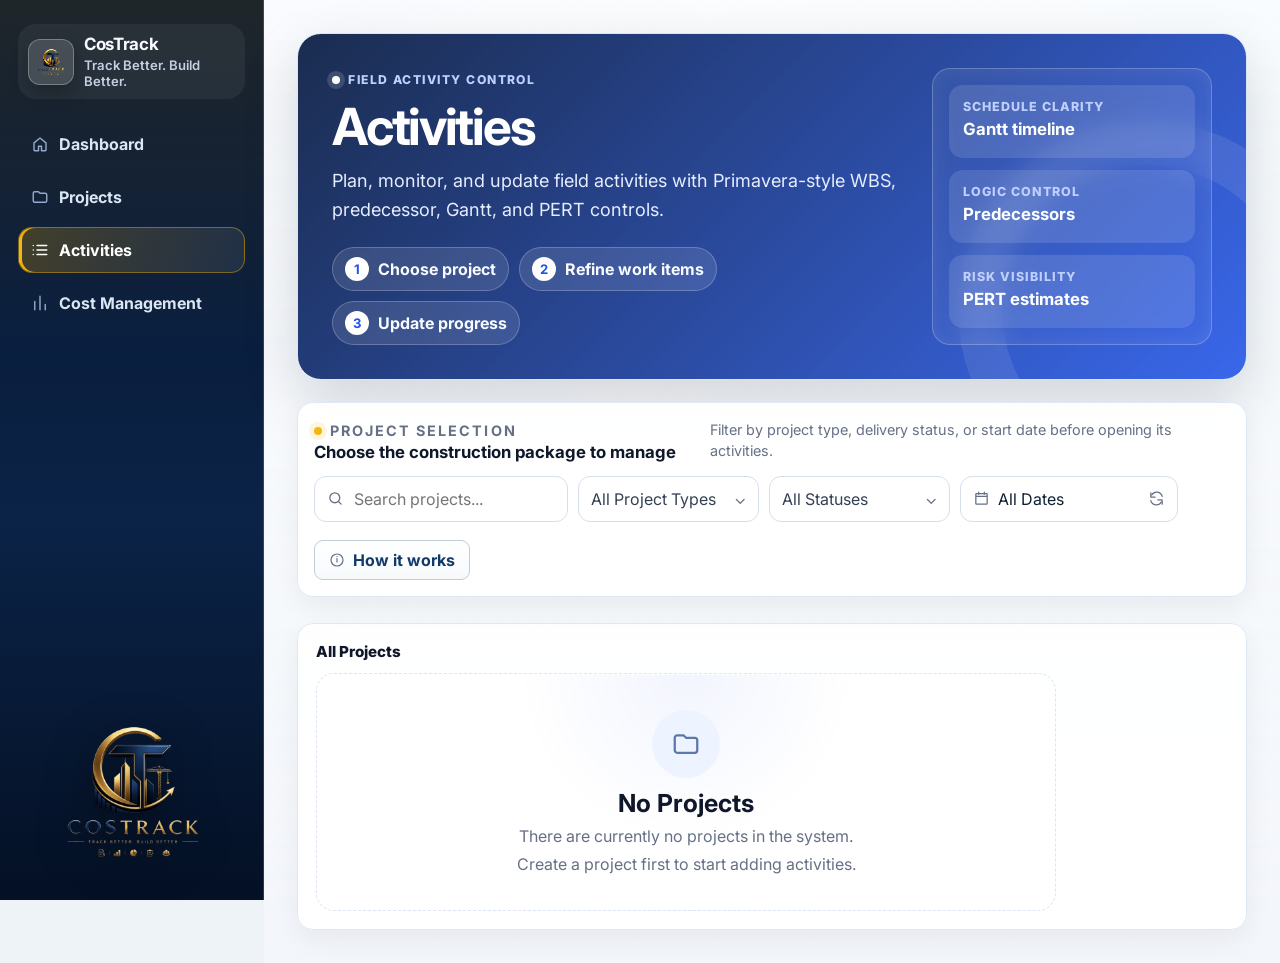
<file: activities.html>
<!DOCTYPE html>
<html lang="en">
<head>
  <meta charset="UTF-8" />
  <meta name="viewport" content="width=device-width, initial-scale=1.0" />
  <meta name="theme-color" content="#2f55ff" />
  <title>CosTrack | Activities</title>
  <link rel="preconnect" href="https://fonts.googleapis.com">
  <link rel="preconnect" href="https://fonts.gstatic.com" crossorigin>
  <link href="https://fonts.googleapis.com/css2?family=Inter:wght@400;500;600;700&display=swap" rel="stylesheet">
  <link rel="manifest" href="manifest.webmanifest" />
  <link rel="stylesheet" href="style.css" />
  <link rel="stylesheet" href="activities.css" />
  <link rel="stylesheet" href="professional-ui.css" />
</head>
<body class="page-activities">
  <div class="app-shell">
    <aside class="sidebar"><div class="brand"><div class="brand-logo" aria-hidden="true"><img src="assets/logo-uploads/app-logo-v20260522.png" alt="" loading="eager" decoding="async" /></div><div class="brand-copy"><h2>CosTrack</h2><p>Track Better. Build Better.</p></div></div>
      <nav class="menu">
        <a href="index.html"><span class="menu-icon" aria-hidden="true"><svg viewBox="0 0 24 24" fill="none"><path d="M4 10.5 12 4l8 6.5V20a1 1 0 0 1-1 1h-5v-6H10v6H5a1 1 0 0 1-1-1v-9.5Z"/></svg></span>Dashboard</a>
        <a href="projects.html"><span class="menu-icon" aria-hidden="true"><svg viewBox="0 0 24 24" fill="none"><path d="M3 7a2 2 0 0 1 2-2h5l2 2h7a2 2 0 0 1 2 2v8a2 2 0 0 1-2 2H5a2 2 0 0 1-2-2V7Z"/></svg></span>Projects</a>
        <a class="active" href="activities.html"><span class="menu-icon" aria-hidden="true"><svg viewBox="0 0 24 24" fill="none"><path d="M8 6h13M8 12h13M8 18h13M3 6h.01M3 12h.01M3 18h.01"/></svg></span>Activities</a>
        <a href="cost-management.html"><span class="menu-icon" aria-hidden="true"><svg viewBox="0 0 24 24" fill="none"><path d="M5 21V10m7 11V3m7 18v-7"/></svg></span>Cost Management</a>
      </nav>
      <div class="sidebar-footer-logo" aria-label="CosTrack logo">
        <img src="assets/logo-uploads/app-logo-v20260522.png" alt="CosTrack" loading="lazy" decoding="async" />
      </div>
    </aside>

    <main class="main-content">
      <header class="topbar activities-topbar page-hero" aria-labelledby="activitiesPageTitle">
        <div class="page-hero-copy">
          <p class="page-eyebrow">Field activity control</p>
          <h1 id="activitiesPageTitle">Activities</h1>
          <p class="activities-subtitle">Plan, monitor, and update field activities with Primavera-style WBS, predecessor, Gantt, and PERT controls.</p>
          <div class="page-hero-steps" aria-label="Activities workflow">
            <span><strong>1</strong> Choose project</span>
            <span><strong>2</strong> Refine work items</span>
            <span><strong>3</strong> Update progress</span>
          </div>
        </div>
        <div class="page-hero-panel" aria-label="Activities focus areas">
          <div><span>Schedule clarity</span><strong>Gantt timeline</strong></div>
          <div><span>Logic control</span><strong>Predecessors</strong></div>
          <div><span>Risk visibility</span><strong>PERT estimates</strong></div>
        </div>
      </header>

      <section id="activitiesProjectSelectionFilters" class="table-panel activities-project-selection-filters" aria-label="Project filters">
        <div class="activities-controls-header">
          <div>
            <p class="page-eyebrow">Project selection</p>
            <h2>Choose the construction package to manage</h2>
          </div>
          <p>Filter by project type, delivery status, or start date before opening its activities.</p>
        </div>
        <div class="activities-project-selection-toolbar" role="group" aria-label="Project selection filters">
          <div class="activities-project-selection-toolbar-left">
            <label class="activities-search-field activities-selection-search">
              <svg viewBox="0 0 24 24" fill="none" aria-hidden="true"><circle cx="11" cy="11" r="7"/><path d="m20 20-3.5-3.5"/></svg>
              <input id="activitiesProjectPickerSearch" type="search" placeholder="Search projects..." aria-label="Search projects" />
            </label>

            <label class="activities-select-field activities-selection-select">
              <select id="activitiesProjectTypeFilter" aria-label="Filter by project type">
                <option>All Project Types</option>
              </select>
            </label>

            <label class="activities-select-field activities-selection-select">
              <select id="activitiesProjectStatusFilter" aria-label="Filter by project status">
                <option>All Statuses</option>
              </select>
            </label>

            <div class="activities-date-filter activities-selection-date-filter">
              <button id="activitiesProjectDateFilterBtn" class="activities-date-btn" type="button" aria-label="Select project date range" aria-expanded="false" aria-controls="activitiesProjectDateRangePanel">
                <svg viewBox="0 0 24 24" fill="none" aria-hidden="true"><path d="M8 3v3M16 3v3M4 9h16M5 5h14a1 1 0 0 1 1 1v13a1 1 0 0 1-1 1H5a1 1 0 0 1-1-1V6a1 1 0 0 1 1-1Z"/></svg>
                <span id="activitiesProjectDateFilterLabel">All Dates</span>
                <svg viewBox="0 0 24 24" fill="none" aria-hidden="true"><path d="M4 4v6h6"/><path d="M20 20v-6h-6"/><path d="M20 9a8 8 0 0 0-14.7-2"/><path d="M4 15a8 8 0 0 0 14.7 2"/></svg>
              </button>
              <div id="activitiesProjectDateRangePanel" class="activities-date-range-panel hidden" role="dialog" aria-label="Choose project date range">
                <label>
                  Start date
                  <input id="activitiesProjectFilterStartDate" type="date" />
                </label>
                <label>
                  End date
                  <input id="activitiesProjectFilterEndDate" type="date" />
                </label>
                <div class="activities-date-range-actions">
                  <button id="activitiesProjectDateClearBtn" type="button">Clear</button>
                  <button id="activitiesProjectDateApplyBtn" type="button">Apply</button>
                </div>
              </div>
            </div>

          </div>

          <button id="activitiesHowItWorksBtn" class="activities-how-it-works-btn" type="button">
            <svg viewBox="0 0 24 24" fill="none" aria-hidden="true"><circle cx="12" cy="12" r="9"/><path d="M12 10v5"/><path d="M12 7h.01"/></svg>
            How it works
          </button>
        </div>
      </section>

      <section id="activitiesProjectSelection" class="table-panel activities-project-selection" hidden>
        <div class="activities-project-selection-hero">
          <div class="activities-project-selection-icon" aria-hidden="true">
            <svg viewBox="0 0 24 24" fill="none"><path d="M3 7a2 2 0 0 1 2-2h5l2 2h7a2 2 0 0 1 2 2v8a2 2 0 0 1-2 2H5a2 2 0 0 1-2-2V7Z"/></svg>
          </div>
          <h2>Select a project to view activities</h2>
          <p>Activities are organized by project. Choose one below to continue.</p>
        </div>

        <div>
          <h3>All Projects</h3>
          <div id="activitiesProjectPickerGrid" class="activities-project-picker-grid"></div>
          <div id="activitiesProjectSelectionFooter" class="activities-project-selection-footer">
            <p>Can’t find the project you’re looking for? Create it in the Projects page.</p>
            <a href="projects.html" class="secondary-btn">Go to Projects</a>
          </div>
        </div>
      </section>

      <div id="activitiesViewShell" class="activities-view-shell" hidden>
      <section class="activities-selected-project-banner table-panel" aria-live="polite">
        <div>
          <p class="activities-selected-project-label">Selected Project</p>
          <h2 id="activitiesSelectedProjectName">—</h2>
        </div>
        <button id="activitiesBackToProjectsBtn" class="secondary-btn" type="button">
          ← Back to Projects
        </button>
      </section>

      <section class="activities-kpi-grid">
        <article class="activities-kpi-card">
          <h2><span class="activities-kpi-icon icon-total" aria-hidden="true"><svg viewBox="0 0 24 24" fill="none"><path d="M8 3v3M16 3v3M4 9h16M5 5h14a1 1 0 0 1 1 1v13a1 1 0 0 1-1 1H5a1 1 0 0 1-1-1V6a1 1 0 0 1 1-1Z"/></svg></span>Total Activities</h2>
          <p id="kpiTotalActivities">0</p>
        </article>
        <article class="activities-kpi-card">
          <h2><span class="activities-kpi-icon icon-complete" aria-hidden="true"><svg viewBox="0 0 24 24" fill="none"><path d="m6 12 4 4 8-8"/></svg></span>Completed</h2>
          <p id="kpiCompletedActivities">0</p>
        </article>
        <article class="activities-kpi-card">
          <h2><span class="activities-kpi-icon icon-progress" aria-hidden="true"><svg viewBox="0 0 24 24" fill="none"><path d="M12 6v6l4 2"/><path d="M12 2a10 10 0 1 0 10 10"/></svg></span>In Progress</h2>
          <p id="kpiInProgressActivities">0</p>
        </article>
        <article class="activities-kpi-card">
          <h2><span class="activities-kpi-icon icon-not-started" aria-hidden="true"><svg viewBox="0 0 24 24" fill="none"><path d="M12 7v5"/><path d="M12 17h.01"/><circle cx="12" cy="12" r="9"/></svg></span>Not Started</h2>
          <p id="kpiNotStartedActivities">0</p>
        </article>
        <article class="activities-kpi-card">
          <h2><span class="activities-kpi-icon icon-delayed" aria-hidden="true"><svg viewBox="0 0 24 24" fill="none"><path d="m12 8.5-.01 4.5"/><path d="M12 17h.01"/><path d="m10.3 4.9-7 12.2a2 2 0 0 0 1.73 3h14a2 2 0 0 0 1.73-3l-7-12.2a2 2 0 0 0-3.46 0Z"/></svg></span>Delayed</h2>
          <p id="kpiDelayedActivities" class="activities-kpi-alert">0</p>
        </article>
      </section>

      <section class="activities-controls table-panel">
        <div class="activities-controls-header">
          <div>
            <p class="page-eyebrow">Activity controls</p>
            <h2>Refine work items</h2>
          </div>
          <p>Review planned dates, progress, and delayed activities before coordinating site work.</p>
        </div>
        <div class="activities-filter-row">
          <label class="activities-search-field">
            <svg viewBox="0 0 24 24" fill="none" aria-hidden="true"><circle cx="11" cy="11" r="7"/><path d="m20 20-3.5-3.5"/></svg>
            <input id="activitiesSearchInput" type="search" placeholder="Search activities or status..." aria-label="Search activities" />
          </label>

          <label class="activities-select-field">
            <select id="activitiesStatusFilter" aria-label="Filter by status">
              <option>All Statuses</option>
            </select>
          </label>

          <label class="activities-select-field">
            <select id="activitiesTypeFilter" aria-label="Filter by activity type">
              <option>All Activity Types</option>
            </select>
          </label>

          <div class="activities-date-filter">
          <button id="activitiesDateFilterBtn" class="activities-date-btn" type="button" aria-label="Select date range" aria-expanded="false" aria-controls="activitiesDateRangePanel">
            <svg viewBox="0 0 24 24" fill="none" aria-hidden="true"><path d="M8 3v3M16 3v3M4 9h16M5 5h14a1 1 0 0 1 1 1v13a1 1 0 0 1-1 1H5a1 1 0 0 1-1-1V6a1 1 0 0 1 1-1Z"/></svg>
            <span id="activitiesDateFilterLabel">All Dates</span>
            <svg viewBox="0 0 24 24" fill="none" aria-hidden="true"><path d="M4 4v6h6"/><path d="M20 20v-6h-6"/><path d="M20 9a8 8 0 0 0-14.7-2"/><path d="M4 15a8 8 0 0 0 14.7 2"/></svg>
          </button>
          <div id="activitiesDateRangePanel" class="activities-date-range-panel hidden" role="dialog" aria-label="Choose date range">
            <label>
              Start date
              <input id="activitiesFilterStartDate" type="date" />
            </label>
            <label>
              End date
              <input id="activitiesFilterEndDate" type="date" />
            </label>
            <div class="activities-date-range-actions">
              <button id="activitiesDateClearBtn" type="button">Clear</button>
              <button id="activitiesDateApplyBtn" type="button">Apply</button>
            </div>
          </div>
          </div>

          <div class="activities-action-group">
            <button id="activitiesAddButton" class="activities-add-btn" type="button">
              <svg viewBox="0 0 24 24" fill="none" aria-hidden="true"><path d="M12 5v14M5 12h14"/></svg>
              Add Activity
            </button>
          </div>
        </div>
      </section>

      <section class="table-panel activities-planner-panel" aria-labelledby="activitiesPlannerTitle">
        <div class="activities-controls-header activities-planner-header">
          <div>
            <p class="page-eyebrow">Primavera schedule view</p>
            <h2 id="activitiesPlannerTitle">WBS, predecessors, Gantt, and PERT</h2>
          </div>
          <p>Use the timeline to validate sequencing, float risk, and expected duration before updating site progress.</p>
        </div>
        <div id="activitiesPlannerGantt" class="activities-gantt-board" aria-live="polite"></div>
      </section>

      <section class="table-panel activities-table-panel">
        <div class="table-wrap">
          <table>
            <thead>
              <tr>
                <th>WBS</th>
                <th>Activity ID</th>
                <th>Activity</th>
                <th>Predecessor</th>
                <th>Planned Start</th>
                <th>Planned Finish</th>
                <th>Duration / PERT</th>
                <th>Status</th>
                <th>Progress</th>
                <th class="actions-col">Actions</th>
              </tr>
            </thead>
            <tbody id="activitiesTableBody">
              <tr class="activities-empty-row">
                <td colspan="10">
                  <div class="activities-empty-state">
                    <div class="activities-empty-illustration" aria-hidden="true">
                      <svg viewBox="0 0 120 120" fill="none">
                        <rect x="30" y="22" width="60" height="74" rx="8" />
                        <rect x="51" y="14" width="18" height="14" rx="6" />
                        <path d="m46 46 6 6 10-10" />
                        <path d="m46 62 6 6 10-10" />
                        <path d="m46 78 6 6 10-10" />
                        <path d="M66 48h14M66 64h14M66 80h14" />
                      </svg>
                    </div>
                    <h3>No activities yet</h3>
                    <p>Get started by adding your first activity</p>
                    <button id="activitiesAddButtonEmpty" class="activities-add-btn" type="button">
                      <svg viewBox="0 0 24 24" fill="none" aria-hidden="true"><path d="M12 5v14M5 12h14"/></svg>
                      Add Activity
                    </button>
                  </div>
                </td>
              </tr>
            </tbody>
          </table>
        </div>

        <div class="activities-table-footer">
          <p id="activitiesTableSummary">Showing 0 of 0 activities</p>
          <nav class="activities-pagination" aria-label="Activities pagination">
            <button type="button" class="page-arrow" aria-label="Previous page">←</button>
            <button type="button" class="page-number active" aria-current="page">1</button>
            <button type="button" class="page-number">2</button>
            <button type="button" class="page-number">3</button>
            <button type="button" class="page-arrow" aria-label="Next page">→</button>
          </nav>
        </div>
      </section>
      </div>

      <div id="activityModal" class="activity-modal hidden" role="dialog" aria-modal="true" aria-labelledby="activityModalTitle">
        <div id="activityModalBackdrop" class="activity-modal-backdrop"></div>
        <div class="activity-modal-card">
          <header class="activity-modal-header">
            <div>
              <h2 id="activityModalTitle">Add New Activity</h2>
              <p>Create an activity and attach it to your selected project.</p>
            </div>
            <button id="activityModalCloseBtn" class="activity-modal-close" type="button" aria-label="Close add activity form">×</button>
          </header>

          <form id="activityModalForm" class="activity-form">
            <section class="activity-project-highlight" aria-live="polite">
              <div class="activity-project-highlight-icon" aria-hidden="true">
                <svg viewBox="0 0 24 24" fill="none"><path d="M3 7a2 2 0 0 1 2-2h5l2 2h7a2 2 0 0 1 2 2v8a2 2 0 0 1-2 2H5a2 2 0 0 1-2-2V7Z"/></svg>
              </div>
              <div class="activity-project-highlight-copy">
                <p>Selected Project</p>
                <h3 id="activityModalProjectDisplay">—</h3>
              </div>
            </section>
            <input id="activityModalProjectInput" name="project" type="hidden" />

            <div class="activity-form-section">
              <h3>Activity Information</h3>

              <label class="activity-field">
                <span>Activity ID <em>*</em></span>
                <input id="activityModalIdInput" name="activityId" type="text" required placeholder="Enter activity ID" />
              </label>

              <label class="activity-field">
                <span>Activity Name <em>*</em></span>
                <input id="activityModalNameInput" name="activityName" type="text" required placeholder="Enter activity name" />
              </label>

              <div class="activity-field-grid">
                <label class="activity-field">
                  <span>WBS Code</span>
                  <input id="activityModalWbsInput" name="wbs" type="text" placeholder="e.g. 1.2.3" />
                </label>
                <label class="activity-field">
                  <span>Predecessor</span>
                  <input id="activityModalPredecessorInput" name="predecessor" type="text" placeholder="e.g. A101 FS" />
                </label>
              </div>

            </div>

            <div class="activity-form-section">
              <h3>Schedule</h3>
              <div class="activity-field-grid">
                <label class="activity-field">
                  <span>Planned Start <em>*</em></span>
                  <input id="activityModalStartDateInput" name="plannedStart" type="date" required />
                </label>
                <label class="activity-field">
                  <span>Planned Finish <em>*</em></span>
                  <input id="activityModalFinishDateInput" name="plannedFinish" type="date" required />
                </label>
              </div>
              <div class="activity-field-grid activity-pert-grid" aria-label="PERT estimates">
                <label class="activity-field">
                  <span>Optimistic</span>
                  <input id="activityModalOptimisticInput" name="optimisticDuration" type="number" min="0" step="0.5" placeholder="Days" />
                </label>
                <label class="activity-field">
                  <span>Most Likely</span>
                  <input id="activityModalMostLikelyInput" name="mostLikelyDuration" type="number" min="0" step="0.5" placeholder="Days" />
                </label>
                <label class="activity-field">
                  <span>Pessimistic</span>
                  <input id="activityModalPessimisticInput" name="pessimisticDuration" type="number" min="0" step="0.5" placeholder="Days" />
                </label>
              </div>
            </div>

            <footer class="activity-form-actions">
              <button id="activityModalCancelBtn" class="activity-cancel-btn" type="button">Cancel</button>
              <button type="submit" class="activities-add-btn">Save Activity</button>
            </footer>
          </form>
        </div>
      </div>
    </main>
  </div>

  <script>
    window.activitiesProjectCatalog = [];
    window.activitiesData = [];
    window.activitiesMeta = {
      totalCount: 0,
      kpi: { completed: 0, inProgress: 0, notStarted: 0, delayed: 0 }
    };
  </script>
  <script defer src="ui-feedback.js"></script>
  <script defer src="activities.js"></script>
  <script defer src="page-loader.js"></script>
  <script defer src="sidebar-account-menu.js"></script>
</body>
</html>
</file>
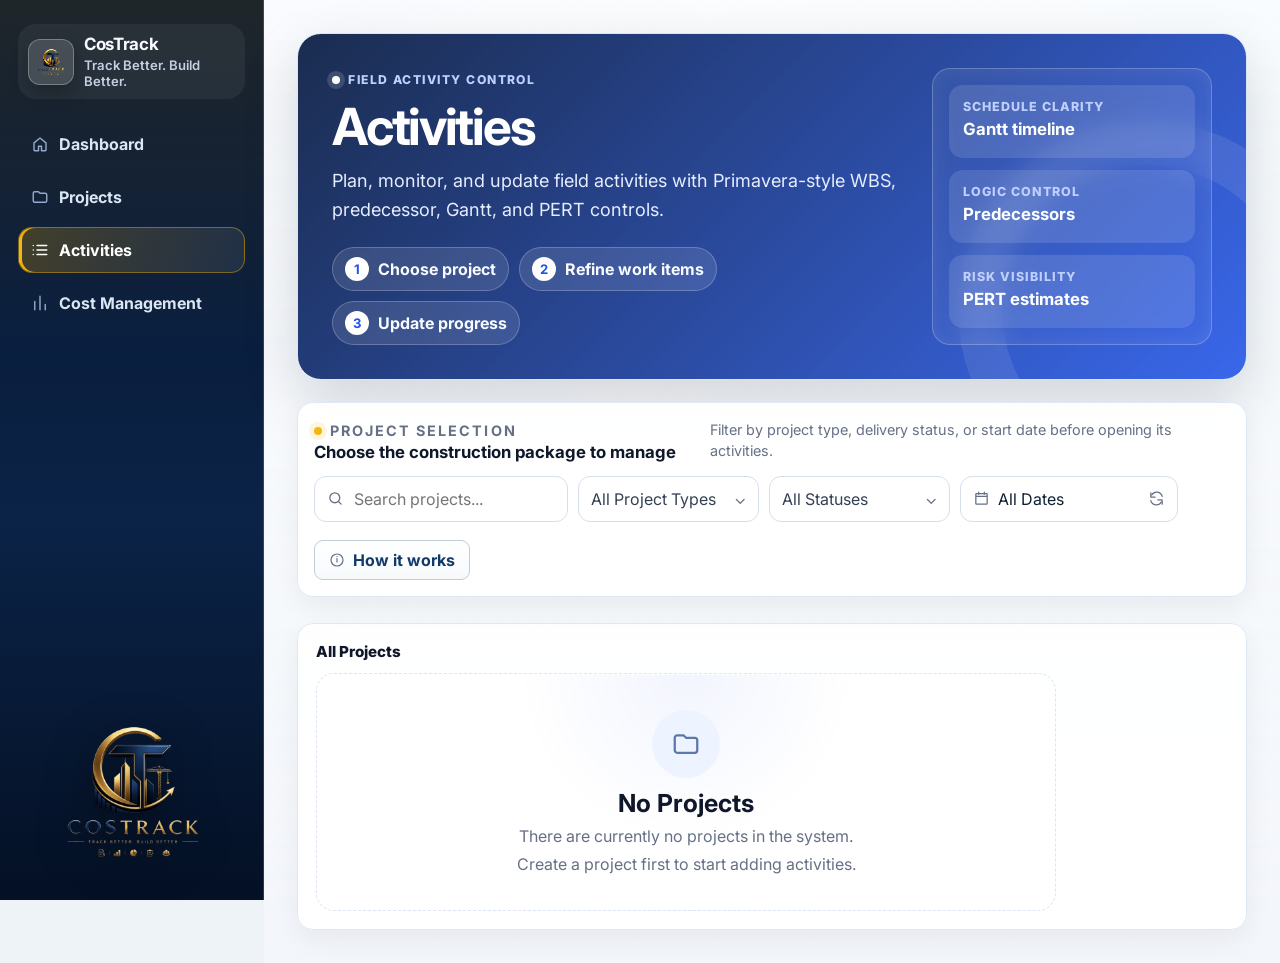
<file: add-activity.html>
<!DOCTYPE html>
<html lang="en">
<head>
  <meta charset="UTF-8" />
  <meta name="viewport" content="width=device-width, initial-scale=1.0" />
  <meta name="theme-color" content="#2f55ff" />
  <title>CosTrack | Add Activity</title>
  <link rel="preconnect" href="https://fonts.googleapis.com">
  <link rel="preconnect" href="https://fonts.gstatic.com" crossorigin>
  <link href="https://fonts.googleapis.com/css2?family=Inter:wght@400;500;600;700&display=swap" rel="stylesheet">
  <link rel="manifest" href="manifest.webmanifest" />
  <link rel="stylesheet" href="style.css" />
  <link rel="stylesheet" href="activities.css" />
  <link rel="stylesheet" href="professional-ui.css" />
</head>
<body class="page-activities">
  <div class="app-shell">
    <aside class="sidebar"><div class="brand"><div class="brand-logo" aria-hidden="true"><img src="assets/logo-uploads/app-logo-v20260522.png" alt="" loading="eager" decoding="async" /></div><div class="brand-copy"><h2>CosTrack</h2><p>Track Better. Build Better.</p></div></div>
      <nav class="menu">
        <a href="index.html"><span class="menu-icon" aria-hidden="true"><svg viewBox="0 0 24 24" fill="none"><path d="M4 10.5 12 4l8 6.5V20a1 1 0 0 1-1 1h-5v-6H10v6H5a1 1 0 0 1-1-1v-9.5Z"/></svg></span>Dashboard</a>
        <a href="projects.html"><span class="menu-icon" aria-hidden="true"><svg viewBox="0 0 24 24" fill="none"><path d="M3 7a2 2 0 0 1 2-2h5l2 2h7a2 2 0 0 1 2 2v8a2 2 0 0 1-2 2H5a2 2 0 0 1-2-2V7Z"/></svg></span>Projects</a>
        <a class="active" href="activities.html"><span class="menu-icon" aria-hidden="true"><svg viewBox="0 0 24 24" fill="none"><path d="M8 6h13M8 12h13M8 18h13M3 6h.01M3 12h.01M3 18h.01"/></svg></span>Activities</a>
        <a href="cost-management.html"><span class="menu-icon" aria-hidden="true"><svg viewBox="0 0 24 24" fill="none"><path d="M5 21V10m7 11V3m7 18v-7"/></svg></span>Cost Management</a>
      </nav>
    </aside>

    <main class="main-content">
      <header class="topbar activities-topbar">
        <div>
          <p class="page-eyebrow">Activity workflow</p>
          <h1>Add New Activity</h1>
          <p class="activities-subtitle">Create an activity and attach it to your selected project.</p>
        </div>
        <a id="addActivityBackLink" class="secondary-btn" href="activities.html">← Back to Activities</a>
      </header>

      <section class="table-panel add-activity-page-panel">
        <form id="activityPageForm" class="activity-form">
          <div class="activity-form-section">
            <h3>Activity Information</h3>

            <label class="activity-field">
              <span>Activity ID <em>*</em></span>
              <input id="activityIdInput" name="activityId" type="text" required placeholder="Enter activity ID" />
            </label>

            <label class="activity-field">
              <span>Activity Name <em>*</em></span>
              <input id="activityNameInput" name="activityName" type="text" required placeholder="Enter activity name" />
            </label>

            <label class="activity-field">
              <span>Project <em>*</em></span>
              <input id="activityProjectInput" name="project" type="text" required placeholder="Select project in Activities page" readonly />
            </label>


          </div>

          <div class="activity-form-section">
            <h3>Schedule</h3>
            <div class="activity-field-grid">
              <label class="activity-field">
                <span>Planned Start <em>*</em></span>
                <input id="activityStartDateInput" name="plannedStart" type="date" required />
              </label>
              <label class="activity-field">
                <span>Planned Finish <em>*</em></span>
                <input id="activityFinishDateInput" name="plannedFinish" type="date" required />
              </label>
            </div>
          </div>

          <footer class="activity-form-actions">
            <a id="activityFormCancelLink" class="activity-cancel-btn" href="activities.html">Cancel</a>
            <button type="submit" class="activities-add-btn">Save Activity</button>
          </footer>
        </form>
      </section>
    </main>
  </div>

  <script defer src="ui-feedback.js"></script>
  <script defer src="add-activity.js"></script>
  <script defer src="sidebar-account-menu.js"></script>
</body>
</html>
</file>
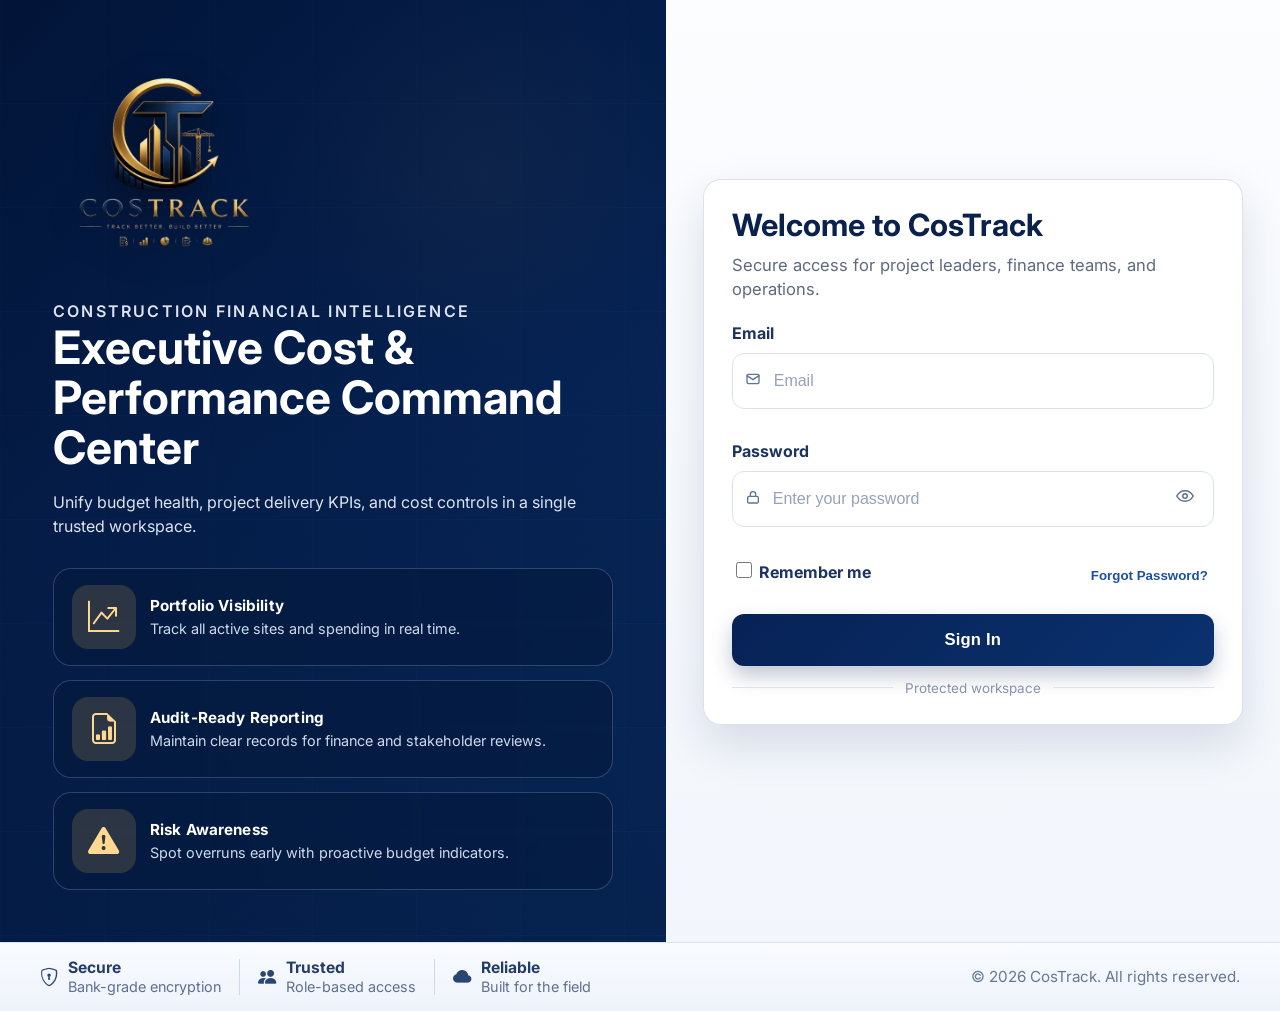
<file: login.html>
<!DOCTYPE html>
<html lang="en">
<head>
  <meta charset="UTF-8" />
  <meta name="viewport" content="width=device-width, initial-scale=1.0" />
  <title>CosTrack | Executive Login</title>
  <link rel="preconnect" href="https://fonts.googleapis.com" />
  <link rel="preconnect" href="https://fonts.gstatic.com" crossorigin />
  <link href="https://fonts.googleapis.com/css2?family=Inter:wght@400;500;600;700;800&display=swap" rel="stylesheet" />
  <link rel="stylesheet" href="https://cdn.jsdelivr.net/npm/bootstrap-icons@1.11.3/font/bootstrap-icons.min.css" crossorigin="anonymous" referrerpolicy="no-referrer" />
  <link rel="stylesheet" href="login.css" />
</head>
<body>
  <main class="login-shell">
    <section class="brand-panel" aria-label="CosTrack executive overview">
      <div class="analytics-overlay" aria-hidden="true"></div>
      <div class="brand-content">
        <img src="assets/logo-uploads/app-logo-v20260522.png" alt="CosTrack logo" class="brand-logo" />
        <p class="eyebrow">Construction Financial Intelligence</p>
        <h1>Executive Cost &amp; Performance Command Center</h1>
        <p>Unify budget health, project delivery KPIs, and cost controls in a single trusted workspace.</p>
        <ul class="brand-metrics" aria-label="Platform highlights">
          <li><span class="metric-icon" aria-hidden="true"><i class="bi bi-graph-up-arrow"></i></span><div class="metric-copy"><strong>Portfolio Visibility</strong><span>Track all active sites and spending in real time.</span></div></li>
          <li><span class="metric-icon" aria-hidden="true"><i class="bi bi-file-earmark-bar-graph"></i></span><div class="metric-copy"><strong>Audit-Ready Reporting</strong><span>Maintain clear records for finance and stakeholder reviews.</span></div></li>
          <li><span class="metric-icon" aria-hidden="true"><i class="bi bi-exclamation-triangle-fill"></i></span><div class="metric-copy"><strong>Risk Awareness</strong><span>Spot overruns early with proactive budget indicators.</span></div></li>
        </ul>
      </div>
    </section>

    <section class="form-panel" aria-label="Sign in form">
      <div class="form-wrap">
        <form class="login-card" id="loginForm" action="#" method="post" novalidate>
          <header class="welcome-copy">
            <h2>Welcome to CosTrack</h2>
            <p>Secure access for project leaders, finance teams, and operations.</p>
          </header>

          <label for="email">Email</label>
          <div class="field-wrap" id="emailWrap">
            <span class="icon" aria-hidden="true"><svg viewBox="0 0 24 24" width="16" height="16" fill="none" stroke="currentColor" stroke-width="2" stroke-linecap="round" stroke-linejoin="round"><rect x="3" y="5" width="18" height="14" rx="2"></rect><path d="M3 7l9 6 9-6"></path></svg></span>
            <input type="email" id="email" name="email" placeholder="Email" autocomplete="email" required aria-describedby="emailError" />
          </div>
          <p class="field-error" id="emailError" aria-live="polite"></p>

          <label for="password">Password</label>
          <div class="field-wrap" id="passwordWrap">
            <span class="icon" aria-hidden="true"><svg viewBox="0 0 24 24" width="16" height="16" fill="none" stroke="currentColor" stroke-width="2" stroke-linecap="round" stroke-linejoin="round"><rect x="4" y="11" width="16" height="10" rx="2"></rect><path d="M8 11V8a4 4 0 0 1 8 0v3"></path></svg></span>
            <input type="password" id="password" name="password" placeholder="Enter your password" autocomplete="current-password" required minlength="8" aria-describedby="passwordMeta" />
            <button class="visibility-toggle" id="togglePassword" type="button" aria-label="Show password"><svg viewBox="0 0 24 24" width="18" height="18" fill="none" stroke="currentColor" stroke-width="2" stroke-linecap="round" stroke-linejoin="round"><path d="M1 12s4-7 11-7 11 7 11 7-4 7-11 7S1 12 1 12z"></path><circle cx="12" cy="12" r="3"></circle></svg></button>
          </div>

          <p class="caps-lock" id="capsLockHint" aria-live="polite"></p>

          <div class="options-row">
            <label class="remember-row">
              <input type="checkbox" name="remember" id="rememberMe" />
              <span>Remember me</span>
            </label>
            <button type="button" class="text-action" id="forgotPasswordButton">Forgot Password?</button>
          </div>

          <button type="submit" class="sign-in-btn" id="submitButton">Sign In</button>

          <div class="divider" role="presentation"><span id="passwordMeta">Protected workspace</span></div>
        </form>

        <p class="login-feedback" id="loginFeedback" aria-live="polite"></p>
      </div>
    </section>

    <footer class="login-footer">
      <div class="footer-trust">
        <div class="footer-item"><span class="footer-icon" aria-hidden="true"><i class="bi bi-shield-lock"></i></span><div><strong>Secure</strong><p>Bank-grade encryption</p></div></div>
        <div class="footer-item"><span class="footer-icon" aria-hidden="true"><i class="bi bi-people-fill"></i></span><div><strong>Trusted</strong><p>Role-based access</p></div></div>
        <div class="footer-item"><span class="footer-icon" aria-hidden="true"><i class="bi bi-cloud-fill"></i></span><div><strong>Reliable</strong><p>Built for the field</p></div></div>
      </div>
      <p class="footer-copy">© 2026 CosTrack. All rights reserved.</p>
    </footer>
  </main>
  <script src="login.js"></script>
</body>
</html>
</file>
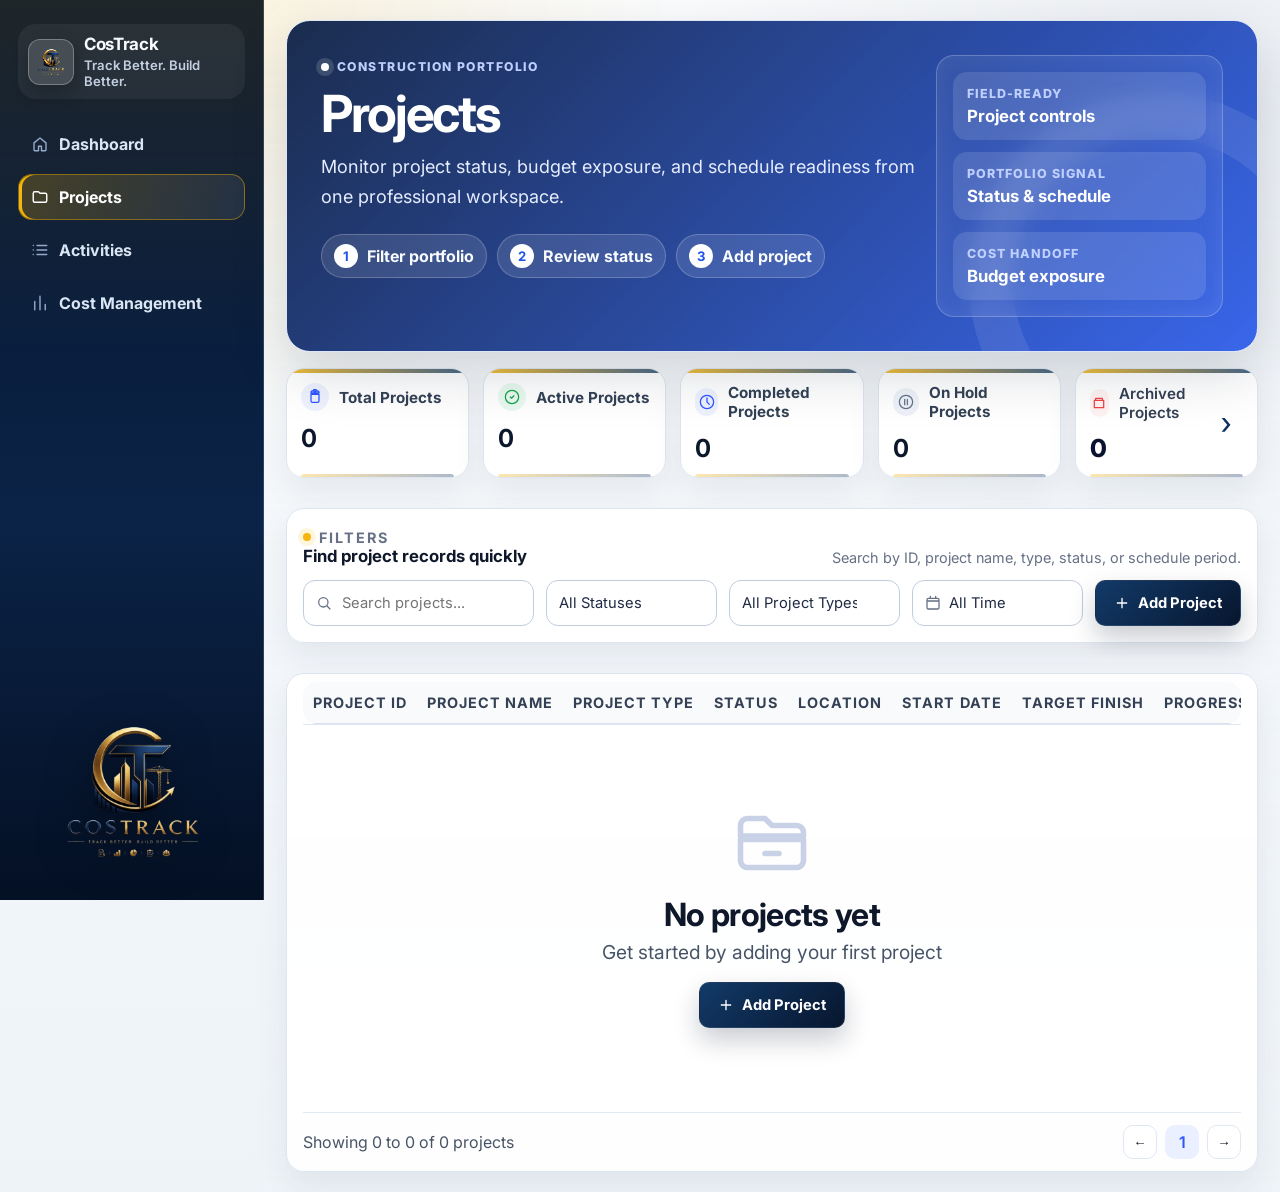
<file: projects.html>
<!DOCTYPE html>
<html lang="en">
<head>
  <meta charset="UTF-8" />
  <meta name="viewport" content="width=device-width, initial-scale=1.0" />
  <meta name="theme-color" content="#2f55ff" />
  <title>CosTrack | Projects</title>
  <link rel="preconnect" href="https://fonts.googleapis.com">
  <link rel="preconnect" href="https://fonts.gstatic.com" crossorigin>
  <link href="https://fonts.googleapis.com/css2?family=Inter:wght@400;500;600;700&display=swap" rel="stylesheet">
  <link rel="manifest" href="manifest.webmanifest" />
  <link rel="stylesheet" href="style.css" />
  <link rel="stylesheet" href="projects.css" />
  <link rel="stylesheet" href="professional-ui.css" />
</head>
<body class="page-projects">
  <div class="app-shell">
    <aside class="sidebar">
      <div class="brand">
        <div class="brand-logo" aria-hidden="true"><img src="assets/logo-uploads/app-logo-v20260522.png" alt="" loading="eager" decoding="async" /></div>
        <div class="brand-copy"><h2>CosTrack</h2><p>Track Better. Build Better.</p></div>
      </div>
      <nav class="menu">
        <a href="index.html"><span class="menu-icon" aria-hidden="true"><svg viewBox="0 0 24 24" fill="none"><path d="M4 10.5 12 4l8 6.5V20a1 1 0 0 1-1 1h-5v-6H10v6H5a1 1 0 0 1-1-1v-9.5Z"/></svg></span>Dashboard</a>
        <a class="active" href="projects.html"><span class="menu-icon" aria-hidden="true"><svg viewBox="0 0 24 24" fill="none"><path d="M3 7a2 2 0 0 1 2-2h5l2 2h7a2 2 0 0 1 2 2v8a2 2 0 0 1-2 2H5a2 2 0 0 1-2-2V7Z"/></svg></span>Projects</a>
        <a href="activities.html"><span class="menu-icon" aria-hidden="true"><svg viewBox="0 0 24 24" fill="none"><path d="M8 6h13M8 12h13M8 18h13M3 6h.01M3 12h.01M3 18h.01"/></svg></span>Activities</a>
        <a href="cost-management.html"><span class="menu-icon" aria-hidden="true"><svg viewBox="0 0 24 24" fill="none"><path d="M5 21V10m7 11V3m7 18v-7"/></svg></span>Cost Management</a>
      </nav>
      <div class="sidebar-footer-logo" aria-label="CosTrack logo">
        <img src="assets/logo-uploads/app-logo-v20260522.png" alt="CosTrack" loading="lazy" decoding="async" />
      </div>
    </aside>
    <main class="main-content">
      <header class="topbar projects-topbar page-hero" aria-labelledby="projectsPageTitle">
        <div class="page-hero-copy">
          <p class="page-eyebrow">Construction portfolio</p>
          <h1 id="projectsPageTitle">Projects</h1>
          <p class="projects-subtitle">Monitor project status, budget exposure, and schedule readiness from one professional workspace.</p>
          <div class="page-hero-steps" aria-label="Projects workflow">
            <span><strong>1</strong> Filter portfolio</span>
            <span><strong>2</strong> Review status</span>
            <span><strong>3</strong> Add project</span>
          </div>
        </div>
        <div class="projects-topbar-card page-hero-panel" aria-label="Projects page guidance">
          <div><span>Field-ready</span><strong>Project controls</strong></div>
          <div><span>Portfolio signal</span><strong>Status & schedule</strong></div>
          <div><span>Cost handoff</span><strong>Budget exposure</strong></div>
        </div>
      </header>
      <section class="projects-kpis">
        <article class="project-kpi-card">
          <h2><span class="project-kpi-icon total"><svg viewBox="0 0 24 24" fill="none"><path d="M16 3h-1.5a2.5 2.5 0 0 0-5 0H8a2 2 0 0 0-2 2v1h12V5a2 2 0 0 0-2-2Zm-4 0a1 1 0 0 1 1 1h-2a1 1 0 0 1 1-1ZM6 8v10a2 2 0 0 0 2 2h8a2 2 0 0 0 2-2V8H6Z"/></svg></span>Total Projects</h2>
          <p id="kpiTotalProjects">0</p>
        </article>
        <article class="project-kpi-card">
          <h2><span class="project-kpi-icon active"><svg viewBox="0 0 24 24" fill="none"><path d="m9.5 12 1.8 1.8 3.6-3.6M22 12a10 10 0 1 1-20 0 10 10 0 0 1 20 0Z"/></svg></span>Active Projects</h2>
          <p id="kpiActiveProjects">0</p>
        </article>
        <article class="project-kpi-card">
          <h2><span class="project-kpi-icon completed"><svg viewBox="0 0 24 24" fill="none"><path d="M12 6v6l3.5 3.5M22 12a10 10 0 1 1-20 0 10 10 0 0 1 20 0Z"/></svg></span>Completed Projects</h2>
          <p id="kpiCompletedProjects">0</p>
        </article>
        <article class="project-kpi-card">
          <h2><span class="project-kpi-icon hold"><svg viewBox="0 0 24 24" fill="none"><path d="M10 8v8M14 8v8M22 12a10 10 0 1 1-20 0 10 10 0 0 1 20 0Z"/></svg></span>On Hold Projects</h2>
          <p id="kpiOnHoldProjects">0</p>
        </article>
        <button id="openArchivedProjectsModalBtn" type="button" class="project-kpi-card archived-projects-trigger" aria-haspopup="dialog" aria-controls="archivedProjectsModal">
          <span class="archived-projects-trigger-copy">
            <span class="project-kpi-icon archived"><svg viewBox="0 0 24 24" fill="none"><path d="M5 8h14v11H5V8Zm2 0V5h10v3"/></svg></span>
            <span>Archived Projects</span>
          </span>
          <span class="archived-projects-trigger-value" id="kpiArchivedProjects">0</span>
          <span class="archived-projects-trigger-arrow" aria-hidden="true">›</span>
        </button>
      </section>

      <section class="table-panel projects-controls">
        <div class="projects-controls-header">
          <div>
            <p class="page-eyebrow">Filters</p>
            <h2>Find project records quickly</h2>
          </div>
          <p>Search by ID, project name, type, status, or schedule period.</p>
        </div>
        <div class="projects-toolbar">
          <label class="projects-input with-icon">
            <svg viewBox="0 0 24 24" fill="none"><path d="m21 21-4.4-4.4M11 18a7 7 0 1 1 0-14 7 7 0 0 1 0 14Z"/></svg>
            <input id="projectsSearchInput" type="search" placeholder="Search projects..." aria-label="Search projects" />
          </label>
          <label class="projects-input">
            <select id="projectsStatusFilter" aria-label="Project status">
              <option>All Statuses</option>
            </select>
          </label>
          <label class="projects-input">
            <select id="projectsTypeFilter" aria-label="Project type">
              <option>All Project Types</option>
            </select>
          </label>
          <label class="projects-input with-icon">
            <svg viewBox="0 0 24 24" fill="none"><path d="M8 2v3m8-3v3M3 9h18M5 5h14a2 2 0 0 1 2 2v12a2 2 0 0 1-2 2H5a2 2 0 0 1-2-2V7a2 2 0 0 1 2-2Z"/></svg>
            <select aria-label="Time period">
              <option>All Time</option>
            </select>
          </label>
          <button id="openAddProjectModalBtn" type="button" class="primary-btn">
            <svg viewBox="0 0 24 24" fill="none"><path d="M12 5v14M5 12h14"/></svg>
            Add Project
          </button>
        </div>
      </section>

      <section class="table-panel projects-table-panel">
        <div class="table-wrap projects-table-wrap">
          <table aria-label="Projects list">
            <thead>
              <tr>
                <th>Project ID</th>
                <th>Project Name</th>
                <th>Project Type</th>
                <th>Status</th>
                <th>Location</th>
                <th>Start Date</th>
                <th>Target Finish</th>
                <th>Progress</th>
                <th>Budget</th>
                <th>Actions</th>
              </tr>
            </thead>
            <tbody id="projectsTableBody"></tbody>
          </table>
        </div>

        <div class="projects-empty-state">
          <svg viewBox="0 0 24 24" fill="none" aria-hidden="true"><path d="M3 7a2 2 0 0 1 2-2h5l2 2h7a2 2 0 0 1 2 2v1H3V7Zm0 4h18v6a2 2 0 0 1-2 2H5a2 2 0 0 1-2-2v-6Zm7 4h4"/></svg>
          <h2>No projects yet</h2>
          <p>Get started by adding your first project</p>
          <button id="openAddProjectModalEmptyBtn" type="button" class="primary-btn">
            <svg viewBox="0 0 24 24" fill="none"><path d="M12 5v14M5 12h14"/></svg>
            Add Project
          </button>
        </div>

        <footer class="projects-table-footer">
          <p id="projectsTableSummary">Showing 0 to 0 of 0 projects</p>
          <div class="projects-pagination">
            <button type="button" aria-label="Previous page">←</button>
            <span>1</span>
            <button type="button" aria-label="Next page">→</button>
          </div>
        </footer>
      </section>
    </main>
  </div>

  <div id="projectModal" class="project-modal hidden" role="dialog" aria-modal="true" aria-labelledby="projectModalTitle">
    <div id="projectModalBackdrop" class="project-modal-backdrop"></div>
    <div class="project-modal-card">
      <header class="project-modal-header">
        <div>
          <h2 id="projectModalTitle">Add New Project</h2>
          <p>Create a new project and define its details</p>
        </div>
        <button id="projectModalClose" class="project-modal-close" type="button" aria-label="Close add project form">×</button>
      </header>

      <form id="projectForm" class="project-form">
        <label class="project-field">
          <span>Project ID <em>*</em></span>
          <input name="projectCode" type="text" required placeholder="Enter project ID" />
        </label>

        <label class="project-field">
          <span>Project Name <em>*</em></span>
          <input name="projectName" type="text" required placeholder="Enter project name" />
        </label>

        <label class="project-field">
          <span>Project Type <em>*</em></span>
          <select name="projectType" required>
            <option value="">Select project type</option>
            <option>Commercial</option>
            <option>Residential</option>
            <option>Infrastructure</option>
            <option>Industrial</option>
          </select>
        </label>

        <label class="project-field">
          <span>Location <em>*</em></span>
          <input name="location" type="text" required placeholder="Enter project location" />
        </label>

        <div class="project-field-grid">
          <label class="project-field">
            <span>Start Date <em>*</em></span>
            <input name="startDate" type="date" required />
          </label>

          <label class="project-field">
            <span>Target Finish <em>*</em></span>
            <input name="targetFinish" type="date" required />
          </label>
        </div>


                <footer class="project-form-actions">
          <button id="projectFormCancel" type="button" class="project-cancel-btn">Cancel</button>
          <button type="submit" class="primary-btn">
            <svg viewBox="0 0 24 24" fill="none"><path d="M12 5v14M5 12h14"/></svg>
            Create Project
          </button>
        </footer>
      </form>
    </div>
  </div>

  <div id="archivedProjectsModal" class="project-modal archived-projects-modal hidden" role="dialog" aria-modal="true" aria-labelledby="archivedProjectsModalTitle">
    <div id="archivedProjectsBackdrop" class="project-modal-backdrop archived-projects-backdrop"></div>
    <section class="archived-projects-card" aria-describedby="archivedProjectsModalSubtitle">
      <header class="archived-projects-header">
        <div class="archived-projects-title-group">
          <span class="archived-projects-badge" aria-hidden="true">
            <svg viewBox="0 0 24 24" fill="none"><path d="M4 7h16l-1.2 12H5.2L4 7Zm3-3h10l1 3H6l1-3Zm3 8h4"/></svg>
          </span>
          <div>
            <h2 id="archivedProjectsModalTitle">Archived Projects</h2>
            <p id="archivedProjectsModalSubtitle">View archived projects, restore them, or hard delete them from Google Sheets with related activities and costs.</p>
          </div>
        </div>
        <button id="archivedProjectsClose" class="archived-projects-close" type="button" aria-label="Close archived projects modal">
          <svg viewBox="0 0 24 24" fill="none"><path d="M6 6l12 12M18 6 6 18"/></svg>
        </button>
      </header>

      <div class="archived-projects-controls" aria-label="Archived projects controls">
        <label class="archived-control archived-search">
          <span class="sr-only">Search archived projects</span>
          <svg viewBox="0 0 24 24" fill="none" aria-hidden="true"><path d="m21 21-4.4-4.4M11 18a7 7 0 1 1 0-14 7 7 0 0 1 0 14Z"/></svg>
          <input id="archivedProjectsSearch" type="search" placeholder="Search archived projects..." />
        </label>
        <label class="archived-control archived-select">
          <span class="sr-only">Project Type</span>
          <select id="archivedProjectsTypeFilter" aria-label="Project Type">
            <option>All Project Types</option>
          </select>
        </label>
        <label class="archived-control archived-select">
          <span class="sr-only">Time Range</span>
          <select id="archivedProjectsTimeFilter" aria-label="Time Range">
            <option>All Time</option>
            <option>Last 30 Days</option>
            <option>Last 90 Days</option>
            <option>This Year</option>
          </select>
        </label>
        <button id="archivedProjectsSort" class="archived-sort-btn" type="button" aria-label="Sort archived projects by archived date">
          <svg viewBox="0 0 24 24" fill="none" aria-hidden="true"><path d="M4 7h12M4 12h8M4 17h4M18 5v14m0 0 3-3m-3 3-3-3"/></svg>
          Sort by: Archived Date
        </button>
      </div>

      <div class="archived-projects-table-wrap">
        <table class="archived-projects-table" aria-label="Archived projects list">
          <thead>
            <tr>
              <th>Project Name</th>
              <th>Project Type</th>
              <th>Archived Date</th>
              <th>Reason</th>
              <th>Actions</th>
            </tr>
          </thead>
          <tbody id="archivedProjectsTableBody"></tbody>
        </table>
        <div id="archivedProjectsEmpty" class="archived-projects-empty hidden">
          <span aria-hidden="true"><svg viewBox="0 0 24 24" fill="none"><path d="M4 7h16l-1.2 12H5.2L4 7Zm3-3h10l1 3H6l1-3Zm3 8h4"/></svg></span>
          <h3>No archived projects found</h3>
          <p>Archived projects will appear here when records are moved out of your active portfolio.</p>
        </div>
      </div>

      <footer class="archived-projects-footer">
        <p id="archivedProjectsSummary">Showing 0 to 0 of 0 archived projects</p>
        <div class="archived-projects-footer-actions">
          <nav class="projects-pagination archived-pagination" aria-label="Archived projects pagination">
            <button type="button" aria-label="Previous archived projects page">‹</button>
            <span>1</span>
            <button type="button" aria-label="Next archived projects page">›</button>
          </nav>
          <button id="archivedProjectsFooterClose" class="archived-footer-close" type="button">Close</button>
        </div>
      </footer>
    </section>
  </div>
  <script defer src="ui-feedback.js"></script>
  <script defer src="data-service.js"></script>
  <script defer src="projects.js"></script>
  <script defer src="page-loader.js"></script>
  <script defer src="sidebar-account-menu.js"></script>
</body>
</html>
</file>
<file: style.css>
:root {
  --bg: #f3f5f9;
  --panel: #ffffff;
  --text: #111827;
  --muted: #667085;
  --primary: #0d2f63;
  --border: #e1e7f0;
  --green: #16a34a;
  --green-soft: #ecfdf3;
  --red: #dc2626;
  --red-soft: #fef2f2;
  --shadow: 0 8px 20px rgba(15, 23, 42, 0.06);
}

* { box-sizing: border-box; }

body {
  margin: 0;
  font-family: "Inter", system-ui, -apple-system, sans-serif;
  background: var(--bg);
  color: var(--text);
}

.hidden {
  display: none !important;
}

[hidden] {
  display: none !important;
}

.app-shell {
  display: grid;
  grid-template-columns: 220px minmax(0, 1fr);
  min-height: 100vh;
}

.sidebar {
  background: radial-gradient(circle at 0% 0%, rgba(16, 52, 106, 0.75), transparent 35%), linear-gradient(180deg, #04152f 0%, #082548 52%, #031128 100%);
  border-right: 1px solid rgba(173, 188, 214, 0.18);
  padding: 26px 18px;
  display: flex;
  flex-direction: column;
}

.brand {
  display: flex;
  align-items: center;
  gap: 10px;
}

.brand-logo {
  width: 36px;
  height: 36px;
  border-radius: 8px;
  background: rgba(248, 181, 17, 0.16);
  border: 1px solid rgba(248, 181, 17, 0.45);
  color: #f8b511;
  display: grid;
  place-items: center;
  flex-shrink: 0;
}

.brand-logo svg {
  width: 22px;
  height: 22px;
}

.brand-logo svg path {
  fill: currentColor;
  opacity: .95;
}


.brand-logo img {
  width: 100%;
  height: 100%;
  object-fit: contain;
  display: block;
}

.brand h2 { margin: 0; color: #f7fbff; }
.brand p { margin: 3px 0 0; color: #b7c9e8; font-size: 0.9rem; }

.menu {
  margin-top: 24px;
  display: grid;
  gap: 8px;
}
.settings-link {
  margin-top: auto;
  color: #dbe7f9;
  text-decoration: none;
  padding: 10px 12px;
  border-radius: 10px;
  display: flex;
  align-items: center;
  gap: 10px;
}
.settings-link:hover { background: rgba(255,255,255,0.08); }

.menu a {
  color: #dbe7f9;
  text-decoration: none;
  padding: 10px 12px;
  border-radius: 10px;
  font-weight: 500;
  display: flex;
  align-items: center;
  gap: 10px;
}

.menu-icon {
  width: 16px;
  height: 16px;
  color: #94a9cb;
  flex-shrink: 0;
}

.menu-icon svg {
  width: 100%;
  height: 100%;
}

.menu-icon svg path {
  stroke: currentColor;
  stroke-width: 1.9;
  stroke-linecap: round;
  stroke-linejoin: round;
}

.menu a.active,
.menu a:hover {
  background: linear-gradient(90deg, rgba(188, 138, 20, 0.9), rgba(152, 106, 6, 0.92));
  color: #fff;
}

.menu a.active .menu-icon,
.menu a:hover .menu-icon {
  color: #fff;
}

.main-content {
  padding: 24px 26px;
  background: linear-gradient(180deg, #f7f9fc 0%, #f3f5f9 100%);
  min-width: 0;
}

@media (min-width: 1280px) {
  .app-shell {
    grid-template-columns: 260px minmax(0, 1fr);
  }

  .sidebar {
    position: sticky;
    top: 0;
    height: 100vh;
    overflow-y: auto;
    padding: 30px 20px;
  }

  .main-content {
    padding: 28px 34px;
  }

  .kpi-grid {
    grid-template-columns: repeat(4, minmax(240px, 1fr));
  }

  .projects-kpis {
    grid-template-columns: repeat(5, minmax(200px, 1fr));
  }

  .projects-toolbar {
    grid-template-columns: minmax(260px, 1.5fr) repeat(3, minmax(180px, 1fr)) auto;
  }

  .activities-project-selection-toolbar-left {
    grid-template-columns: minmax(0, 1.5fr) minmax(0, 1fr) minmax(0, 1fr) minmax(0, 1.1fr) auto;
  }
}

.topbar h1 {
  margin: 0 0 14px;
  font-size: clamp(2rem, 2.5vw, 2.8rem);
  letter-spacing: -0.02em;
}


.kpi-grid {
  display: grid;
  gap: 14px;
  grid-template-columns: repeat(4, minmax(220px, 1fr));
  align-items: stretch;
}

.kpi-card,
.table-panel,
.chart-panel {
  background: var(--panel);
  border: 1px solid var(--border);
  border-radius: 14px;
  box-shadow: var(--shadow);
}

.kpi-card {
  padding: 18px;
  min-height: 110px;
  display: flex;
  flex-direction: column;
  justify-content: center;
}
.kpi-card h2 {
  margin: 0;
  color: var(--muted);
  font-size: 0.84rem;
  display: flex;
  align-items: center;
  gap: 8px;
  line-height: 1.35;
}
.kpi-card p {
  margin: 10px 0 0;
  font-size: clamp(1.7rem, 1.6vw, 2rem);
  font-weight: 700;
  letter-spacing: -0.01em;
}
.kpi-icon {
  width: 22px;
  height: 22px;
  border-radius: 999px;
  display: grid;
  place-items: center;
}
.kpi-icon svg {
  width: 13px;
  height: 13px;
}
.kpi-icon svg path {
  stroke: currentColor;
  stroke-width: 2;
  stroke-linecap: round;
  stroke-linejoin: round;
}
.planned-icon { background: #e8edff; color: #2f55ff; }
.actual-icon { background: #f0ebff; color: #7c3aed; }
.variance-icon { background: #e8f9ef; color: #16a34a; }
.status-icon { background: #e8f9ef; color: #16a34a; }

.status-card { transition: background-color .2s ease, color .2s ease; }
.status-under { background: var(--green-soft); border-color: #bbf7d0; }
.status-over { background: var(--red-soft); border-color: #fecaca; }
.status-under #projectStatus { color: var(--green); }
.status-over #projectStatus { color: var(--red); }
.status-under #efficiencyGap { color: var(--green); }
.status-over #efficiencyGap { color: var(--red); }

.chart-panel,
.table-panel { margin-top: 14px; padding: 16px; }

.chart-grid .chart-panel {
  margin-top: 0;
}

.panel-header {
  display: flex;
  justify-content: space-between;
  gap: 12px;
  align-items: center;
  flex-wrap: wrap;
  margin-bottom: 10px;
}

.panel-header h3 { margin: 0; }
.panel-header p { margin: 0; color: var(--muted); font-size: 0.88rem; }

.chart-grid {
  margin-top: 14px;
  display: grid;
  gap: 14px;
  grid-template-columns: repeat(2, minmax(240px, 1fr));
}

.chart-card {
  border: 1px solid var(--border);
  border-radius: 12px;
  padding: 12px;
}

.chart-canvas-wrap {
  height: 240px;
}

.chart-canvas-wrap canvas {
  width: 100% !important;
  height: 100% !important;
}

.chart-card h4 { margin: 0 0 8px; }

.table-wrap {
  overflow-x: auto;
  max-width: 100%;
}

.dashboard-table-wrap {
  display: block;
  max-height: clamp(300px, 42vh, 460px);
  overflow-x: auto;
  overflow-y: auto;
  overscroll-behavior: contain;
  scrollbar-gutter: stable;
  -webkit-overflow-scrolling: touch;
}

.dashboard-scroll-table {
  min-width: 1120px;
}

.dashboard-scroll-table thead th {
  position: sticky;
  top: 0;
  z-index: 2;
  background: var(--panel);
}

table {
  width: 100%;
  border-collapse: collapse;
  min-width: 1120px;
}

th, td {
  padding: 10px 8px;
  border-bottom: 1px solid var(--border);
  text-align: left;
  font-size: 0.92rem;
}

th { color: var(--muted); }
.placeholder { text-align: center; color: var(--muted); }

.variance-row.variance-severe-over {
  background: #fff1f2;
}

.variance-row.variance-mild-over {
  background: #fff7ed;
}

.variance-row.variance-under {
  background: #f0fdf4;
}

.message {
  margin: 12px 2px 0;
  min-height: 20px;
  color: var(--muted);
  font-size: 0.9rem;
}

.projects-kpis {
  display: grid;
  gap: 14px;
  grid-template-columns: repeat(5, minmax(180px, 1fr));
}

.page-projects .main-content {
  padding: 20px 22px;
  min-height: 100vh;
  display: flex;
  flex-direction: column;
}

.page-projects .topbar h1 {
  margin-bottom: 10px;
  font-size: clamp(1.6rem, 2vw, 2.1rem);
}

.project-kpi-card {
  background: var(--panel);
  border: 1px solid var(--border);
  border-radius: 14px;
  box-shadow: var(--shadow);
  padding: 14px;
  min-height: 92px;
}

.project-kpi-card h2 {
  margin: 0;
  color: #344054;
  font-size: 0.95rem;
  font-weight: 500;
  display: flex;
  align-items: center;
  gap: 10px;
}

.project-kpi-card p {
  margin: 12px 0 0;
  font-size: clamp(1.55rem, 1.5vw, 1.9rem);
  font-weight: 700;
  color: #0b132f;
}

.project-kpi-icon {
  width: 28px;
  height: 28px;
  border-radius: 999px;
  display: grid;
  place-items: center;
}

.project-kpi-icon svg { width: 16px; height: 16px; }
.project-kpi-icon svg path {
  stroke: currentColor;
  stroke-width: 1.9;
  stroke-linecap: round;
  stroke-linejoin: round;
}

.project-kpi-icon.total { background: #eef2ff; color: #2f55ff; }
.project-kpi-icon.active { background: #e8f9ef; color: #16a34a; }
.project-kpi-icon.completed { background: #eef2ff; color: #2f55ff; }
.project-kpi-icon.hold { background: #eef2f8; color: #64748b; }
.project-kpi-icon.archived { background: #fef2f2; color: #ef4444; }

.projects-controls {
  margin-top: 14px;
  padding: 14px;
  background: #f6f8fb;
  border-color: #dde4ef;
  box-shadow: none;
}

.projects-table-panel {
  margin-top: 14px;
  padding: 8px 16px 12px;
  display: flex;
  flex-direction: column;
  flex: 1 1 auto;
  min-height: 0;
}

.projects-toolbar {
  display: grid;
  grid-template-columns: 1.35fr repeat(3, minmax(170px, 1fr)) auto;
  gap: 12px;
  align-items: center;
  margin-bottom: 0;
}

.projects-input {
  border: 1px solid var(--border);
  border-radius: 10px;
  background: #f8fafc;
  min-height: 46px;
  display: flex;
  align-items: center;
  gap: 8px;
  padding: 0 12px;
}

.projects-input.with-icon svg {
  width: 16px;
  height: 16px;
  color: #667085;
  flex-shrink: 0;
}

.projects-input.with-icon svg path {
  stroke: currentColor;
  stroke-width: 1.9;
  stroke-linecap: round;
  stroke-linejoin: round;
}

.projects-input input,
.projects-input select {
  border: 0;
  outline: none;
  width: 100%;
  background: transparent;
  font-size: 0.92rem;
  color: #1f2a44;
  font-family: inherit;
}

.projects-input select {
  appearance: none;
  background-image: linear-gradient(45deg, transparent 50%, #475467 50%),
    linear-gradient(135deg, #475467 50%, transparent 50%);
  background-position: calc(100% - 16px) 19px, calc(100% - 10px) 19px;
  background-size: 6px 6px, 6px 6px;
  background-repeat: no-repeat;
  padding-right: 30px;
}

.primary-btn {
  border: 0;
  border-radius: 10px;
  min-height: 46px;
  padding: 0 18px;
  background: linear-gradient(180deg, #143f79 0%, #0a2b5e 100%);
  color: #fff;
  font-family: inherit;
  font-size: 0.92rem;
  font-weight: 600;
  display: inline-flex;
  align-items: center;
  justify-content: center;
  gap: 8px;
  cursor: pointer;
}

.primary-btn svg {
  width: 16px;
  height: 16px;
}

.primary-btn svg path {
  stroke: currentColor;
  stroke-width: 2;
  stroke-linecap: round;
  stroke-linejoin: round;
}

.secondary-btn {
  border: 1px solid #d0d9ea;
  border-radius: 10px;
  min-height: 40px;
  padding: 0 14px;
  background: linear-gradient(180deg, #ffffff, #f8faff);
  color: #1f2a44;
  font-family: inherit;
  font-size: 0.88rem;
  font-weight: 600;
  line-height: 1;
  text-decoration: none;
  display: inline-flex;
  align-items: center;
  justify-content: center;
  gap: 6px;
  cursor: pointer;
  box-shadow: 0 1px 2px rgba(15, 23, 42, 0.08);
  transition: transform 150ms ease, box-shadow 180ms ease, border-color 180ms ease, background-color 180ms ease;
}

.secondary-btn:hover {
  border-color: #b8c6e1;
  background: #ffffff;
  box-shadow: 0 8px 16px rgba(15, 23, 42, 0.08);
  transform: translateY(-1px);
}

.secondary-btn:focus-visible {
  outline: 2px solid rgba(47, 85, 255, 0.35);
  outline-offset: 2px;
}

.secondary-btn:active {
  transform: translateY(0);
}

.projects-table-wrap {
  flex: 1 1 auto;
  min-height: 0;
}

.projects-table-wrap table { min-width: 980px; }

.projects-table-wrap thead th {
  color: #475467;
  font-size: 0.9rem;
  padding: 12px 10px;
}

.projects-table-wrap tbody tr:hover {
  background: #f8faff;
}

.projects-table-wrap td {
  vertical-align: middle;
}

.project-budget-cell {
  font-variant-numeric: tabular-nums;
  white-space: nowrap;
}

.projects-empty-state {
  border-top: 1px solid var(--border);
  min-height: 380px;
  display: grid;
  place-content: center;
  justify-items: center;
  text-align: center;
  gap: 6px;
}

.projects-empty-state > svg {
  width: 84px;
  height: 84px;
  color: #c8d1e5;
  margin-bottom: 4px;
}

.projects-empty-state > svg path {
  stroke: currentColor;
  stroke-width: 1.6;
  stroke-linecap: round;
  stroke-linejoin: round;
}

.projects-empty-state .primary-btn svg {
  width: 16px;
  height: 16px;
}

.projects-empty-state h2 {
  margin: 0;
  font-size: 2rem;
  letter-spacing: -0.02em;
}

.projects-empty-state p {
  margin: 0 0 12px;
  font-size: 1.2rem;
  color: #475467;
}

.projects-table-footer {
  margin-top: 8px;
  display: flex;
  justify-content: space-between;
  align-items: center;
  gap: 12px;
}

.projects-table-footer p {
  margin: 0;
  color: #475467;
}

.projects-pagination {
  display: inline-flex;
  align-items: center;
  gap: 8px;
}

.projects-pagination button,
.projects-pagination span {
  min-width: 34px;
  height: 34px;
  border-radius: 10px;
  border: 1px solid var(--border);
  background: #fff;
  color: #111827;
  display: inline-grid;
  place-items: center;
  font-weight: 600;
}

.projects-pagination span {
  border: 0;
  background: #eaf0ff;
  color: #2f55ff;
}

.project-modal.hidden {
  display: none;
}

.project-modal {
  position: fixed;
  inset: 0;
  z-index: 90;
  display: grid;
  place-items: center;
  padding: 20px;
}

.project-modal-backdrop {
  position: absolute;
  inset: 0;
  background: rgba(15, 23, 42, 0.42);
  backdrop-filter: blur(1.5px);
}

.project-modal-card {
  position: relative;
  width: min(760px, calc(100vw - 26px));
  max-height: calc(100vh - 26px);
  overflow: auto;
  background: #fff;
  border-radius: 16px;
  border: 1px solid #e5eaf4;
  box-shadow: 0 24px 50px rgba(15, 23, 42, 0.24);
}

.project-modal-header {
  padding: 22px 26px 16px;
  border-bottom: 1px solid #e8edf7;
  display: flex;
  justify-content: space-between;
  gap: 12px;
}

.project-modal-header h2 {
  margin: 0;
  font-size: 2rem;
  letter-spacing: -0.02em;
  color: #0f172a;
}

.project-modal-header p {
  margin: 7px 0 0;
  color: #64748b;
}

.project-modal-close {
  border: 0;
  background: transparent;
  font-size: 2rem;
  line-height: 1;
  color: #475569;
  cursor: pointer;
}

.project-form {
  padding: 20px 26px 18px;
}

.project-field,
.project-field-grid {
  display: grid;
  gap: 8px;
}

.project-field {
  margin-bottom: 14px;
}

.project-field span {
  color: #0f172a;
  font-size: 1.15rem;
  font-weight: 600;
}

.project-field em {
  color: #ef4444;
  font-style: normal;
}

.project-field small {
  color: #667085;
  font-size: 0.98em;
  font-weight: 500;
}

.project-field input,
.project-field select,
.project-field textarea {
  border: 1px solid #d3dbeb;
  border-radius: 10px;
  min-height: 46px;
  padding: 11px 13px;
  font: inherit;
  color: #0f172a;
  background: #fff;
}

.project-field textarea {
  min-height: 120px;
  resize: vertical;
}

.project-field input:focus,
.project-field select:focus,
.project-field textarea:focus {
  outline: 0;
  border-color: #6d89ff;
  box-shadow: 0 0 0 3px rgba(47, 85, 255, 0.12);
}

.project-field-grid {
  grid-template-columns: repeat(2, minmax(0, 1fr));
  gap: 12px;
}

.project-form-actions {
  display: flex;
  justify-content: flex-end;
  gap: 10px;
  margin-top: 8px;
  padding-top: 16px;
  border-top: 1px solid #e8edf7;
}

.project-cancel-btn {
  border: 1px solid #d3dbeb;
  background: #fff;
  color: #1e293b;
  padding: 10px 20px;
  border-radius: 10px;
  font: inherit;
  font-weight: 600;
  cursor: pointer;
}

@media (max-width: 1100px) {
  .kpi-grid { grid-template-columns: repeat(3, minmax(180px, 1fr)); }
  .chart-grid { grid-template-columns: 1fr; }
  .projects-kpis { grid-template-columns: repeat(3, minmax(180px, 1fr)); }
  .projects-toolbar { grid-template-columns: 1fr 1fr; }
  .projects-toolbar .primary-btn { grid-column: 2; justify-self: end; }
}

@media (max-width: 900px) {
  .kpi-grid { grid-template-columns: repeat(2, minmax(180px, 1fr)); }
  .projects-kpis { grid-template-columns: repeat(2, minmax(180px, 1fr)); }
  .project-field-grid { grid-template-columns: 1fr; }
  .projects-empty-state h2 { font-size: 2.2rem; }
  .projects-empty-state p { font-size: 1.2rem; }
  .projects-table-footer { flex-direction: column; align-items: flex-start; }
}


@media (max-width: 560px) {
  .kpi-grid { grid-template-columns: 1fr; }
}

@media (max-width: 800px) {
  .app-shell { grid-template-columns: 1fr; }
  .sidebar { border-right: 0; border-bottom: 1px solid var(--border); }
}


@media (max-width: 760px) {
  .main-content {
    padding: 14px 12px;
  }

  .topbar h1 {
    font-size: clamp(1.45rem, 6.4vw, 1.9rem);
  }

  .projects-toolbar {
    grid-template-columns: 1fr;
  }

  .projects-toolbar .primary-btn {
    grid-column: auto;
    justify-self: stretch;
    width: 100%;
  }

  .table-panel,
  .chart-panel,
  .projects-table-panel,
  .activities-project-selection,
  .cost-selection-filters,
  .cost-card {
    padding-left: 12px;
    padding-right: 12px;
  }

  th,
  td {
    white-space: nowrap;
  }
}

@media (max-width: 520px) {
  .brand p {
    display: none;
  }

  .sidebar {
    padding: 16px 12px;
  }

  .menu,
  .settings-link {
    margin-top: 12px;
  }
}


.activities-topbar {
  margin-bottom: 6px;
  display: flex;
  justify-content: space-between;
  align-items: flex-start;
  gap: 14px;
  flex-wrap: wrap;
}

.activities-subtitle {
  margin: -4px 0 0;
  color: var(--muted);
  font-size: 0.95rem;
}

.activities-project-selection {
  margin-top: 12px;
  display: grid;
  gap: 20px;
  padding: 24px;
}

.activities-view-shell {
  display: grid;
  gap: 12px;
  animation: activities-fade-up 220ms ease;
  min-width: 0;
}

@keyframes activities-fade-up {
  from { opacity: 0; transform: translateY(8px); }
  to { opacity: 1; transform: translateY(0); }
}

.activities-selected-project-banner {
  margin-top: 10px;
  padding: 14px 16px;
  display: flex;
  align-items: center;
  justify-content: space-between;
  gap: 12px;
  flex-wrap: wrap;
}

.activities-selected-project-label {
  margin: 0;
  color: #667085;
  font-size: 0.8rem;
  text-transform: uppercase;
  letter-spacing: 0.06em;
}

.activities-selected-project-banner h2 {
  margin: 4px 0 0;
  font-size: 1.2rem;
}

.activities-project-selection-filters {
  margin-top: 8px;
}


.activities-project-selection-toolbar {
  display: flex;
  gap: 18px;
  align-items: center;
  justify-content: space-between;
  flex-wrap: wrap;
  overflow-x: visible;
}

.activities-project-selection-toolbar-left {
  display: grid;
  gap: 10px;
  grid-template-columns: minmax(0, 1.4fr) minmax(0, 1fr) minmax(0, 1fr) minmax(0, 1.2fr) 42px;
  align-items: center;
  flex: 1 1 780px;
  min-width: 0;
}

.activities-project-selection-toolbar-left > * {
  min-width: 0;
}

.activities-selection-search {
  width: 100%;
}

.activities-selection-select {
  width: 100%;
}

.activities-how-it-works-btn {
  min-height: 40px;
  border-radius: 9px;
  border: 1px solid #d8deea;
  background: #fff;
  font: inherit;
  color: #344054;
  cursor: pointer;
}


.activities-how-it-works-btn svg {
  width: 16px;
  height: 16px;
  color: #667085;
}

.activities-how-it-works-btn svg path,
.activities-how-it-works-btn svg circle {
  stroke: currentColor;
  stroke-width: 1.8;
  stroke-linecap: round;
  stroke-linejoin: round;
}

.activities-how-it-works-btn {
  display: inline-flex;
  align-items: center;
  justify-content: center;
  gap: 8px;
  padding: 0 14px;
  color: #2f55ff;
  border-color: #c9d4ff;
  font-weight: 600;
  white-space: nowrap;
  flex: 0 0 auto;
}

.activities-project-filter-reset:focus-visible,
.activities-how-it-works-btn:focus-visible {
  border-color: #b8c5f4;
  box-shadow: 0 0 0 3px rgba(47, 85, 255, 0.08);
}

.activities-project-selection-hero {
  text-align: center;
  display: grid;
  justify-items: center;
  gap: 10px;
}

.activities-project-selection-icon {
  width: 72px;
  height: 72px;
  border-radius: 999px;
  display: grid;
  place-items: center;
  color: #2f55ff;
  background: #e8edff;
}

.activities-project-selection-icon svg {
  width: 34px;
  height: 34px;
}

.activities-project-selection-icon svg path {
  stroke: currentColor;
  stroke-width: 1.8;
  stroke-linecap: round;
  stroke-linejoin: round;
}

.activities-project-selection-hero h2 {
  margin: 2px 0 0;
}

.activities-project-selection-hero p {
  margin: 0;
  color: #667085;
}

.activities-project-picker-search {
  width: min(520px, 100%);
  margin-top: 8px;
}

.activities-project-selection h3 {
  margin: 0 0 14px;
}

.activities-project-picker-grid {
  display: grid;
  grid-template-columns: repeat(auto-fill, minmax(220px, 1fr));
  gap: 12px;
}

.activities-project-picker-card {
  border: 1px solid #d8deea;
  border-radius: 12px;
  background: #fff;
  min-height: 82px;
  padding: 14px 16px;
  display: flex;
  align-items: center;
  justify-content: space-between;
  font: inherit;
  font-weight: 600;
  color: #0f172a;
  cursor: pointer;
}

.activities-project-picker-card svg {
  width: 18px;
  height: 18px;
  color: #667085;
}

.activities-project-picker-card svg path {
  stroke: currentColor;
  stroke-width: 2;
  stroke-linecap: round;
  stroke-linejoin: round;
}

.activities-project-picker-card:hover {
  border-color: #b8c5f4;
  box-shadow: 0 0 0 3px rgba(47, 85, 255, 0.08);
}

.activities-project-selection-footer {
  margin-top: 14px;
  border: 1px solid #e2e8f0;
  border-radius: 12px;
  background: #f8faff;
  padding: 14px 16px;
  display: flex;
  justify-content: space-between;
  align-items: center;
  gap: 10px;
}

.activities-project-selection-footer p {
  margin: 0;
  color: #667085;
}

.activities-project-selection-footer a {
  text-decoration: none;
  border: 1px solid #c9d4ff;
  border-radius: 9px;
  min-height: 38px;
  padding: 0 14px;
  display: inline-flex;
  align-items: center;
  color: #2f55ff;
  font-weight: 600;
}


.activities-project-empty-advisory {
  grid-column: 1 / -1;
  min-height: 220px;
  border: 1px dashed #d9dfeb;
  border-radius: 14px;
  background: #f8f9fc;
  display: grid;
  justify-items: center;
  align-content: center;
  text-align: center;
  gap: 8px;
  padding: 24px 16px;
}

.activities-project-empty-advisory-icon {
  width: 68px;
  height: 68px;
  border-radius: 999px;
  display: grid;
  place-items: center;
  color: #9aa8c7;
  background: #eef2f8;
  margin-bottom: 2px;
}

.activities-project-empty-advisory-icon svg {
  width: 30px;
  height: 30px;
}

.activities-project-empty-advisory-icon svg path {
  stroke: currentColor;
  stroke-width: 1.8;
  stroke-linecap: round;
  stroke-linejoin: round;
}

.activities-project-empty-advisory h4 {
  margin: 0;
  font-size: 1.55rem;
  color: #0f172a;
}

.activities-project-empty-advisory p {
  margin: 0;
  color: #667085;
}

.activities-project-picker-empty {
  margin: 0;
  color: #667085;
  padding: 8px;
}

/* Activities page */
.activities-kpi-grid {
  display: grid;
  gap: 12px;
  grid-template-columns: repeat(5, minmax(170px, 1fr));
  align-items: stretch;
  overflow-x: auto;
}

.activities-kpi-card {
  background: var(--panel);
  border: 1px solid var(--border);
  border-radius: 12px;
  box-shadow: 0 3px 14px rgba(15, 23, 42, 0.04);
  padding: 14px 16px;
}

.activities-kpi-card h2 {
  margin: 0;
  color: #667085;
  font-size: .84rem;
  font-weight: 500;
  display: flex;
  align-items: center;
  gap: 8px;
}

.activities-kpi-card p {
  margin: 10px 0 0;
  font-size: clamp(1.05rem, 1.8vw, 2.15rem);
  line-height: 1;
  letter-spacing: -0.02em;
  font-weight: 700;
  color: #0f172a;
}

.activities-kpi-alert { color: #ef4444 !important; }

.activities-kpi-icon {
  width: 22px;
  height: 22px;
  border-radius: 999px;
  display: grid;
  place-items: center;
}

.activities-kpi-icon svg {
  width: 13px;
  height: 13px;
}

.activities-kpi-icon svg path,
.activities-kpi-icon svg circle {
  stroke: currentColor;
  stroke-width: 2;
  stroke-linecap: round;
  stroke-linejoin: round;
}

.icon-total { background: #e8edff; color: #2f55ff; }
.icon-complete { background: #ddf6e7; color: #16a34a; }
.icon-progress { background: #e8edff; color: #2f55ff; }
.icon-not-started { background: #eef1f6; color: #6b7280; }
.icon-delayed { background: #fee2e2; color: #ef4444; }

.activities-controls {
  margin-top: 14px;
  padding: 14px;
}

.activities-filter-row {
  display: grid;
  gap: 10px;
  grid-template-columns:
    minmax(0, 1.6fr)
    minmax(0, 1fr)
    minmax(0, 1.1fr)
    minmax(0, 0.95fr)
    minmax(0, auto);
  align-items: center;
}

.activities-filter-row > * {
  min-width: 0;
}

.activities-search-field,
.activities-select-field,
.activities-date-btn,
.activities-add-btn {
  border: 1px solid #d8deea;
  border-radius: 9px;
  min-height: 40px;
  background: #fff;
}

.activities-search-field {
  display: flex;
  align-items: center;
  gap: 8px;
  padding: 0 12px;
}

.activities-search-field svg,
.activities-date-btn svg {
  width: 17px;
  height: 17px;
  color: #667085;
  flex-shrink: 0;
}

.activities-search-field svg path,
.activities-search-field svg circle,
.activities-date-btn svg path {
  stroke: currentColor;
  stroke-width: 1.8;
  stroke-linecap: round;
  stroke-linejoin: round;
}

.activities-search-field input,
.activities-select-field select {
  border: 0;
  outline: 0;
  width: 100%;
  font: inherit;
  color: #344054;
  background: transparent;
}

.activities-select-field {
  position: relative;
  display: flex;
}

.activities-select-field select {
  appearance: none;
  -webkit-appearance: none;
  padding: 0 36px 0 12px;
}

.activities-select-field::after {
  content: "⌄";
  position: absolute;
  right: 12px;
  top: 50%;
  transform: translateY(-54%);
  color: #667085;
  pointer-events: none;
}

.activities-date-btn {
  display: inline-flex;
  align-items: center;
  gap: 8px;
  padding: 0 12px;
  width: 100%;
  max-width: 260px;
  font: inherit;
  color: #344054;
  cursor: pointer;
  white-space: nowrap;
  overflow: hidden;
}

.activities-date-filter {
  position: relative;
}

.activities-date-filter .activities-date-btn {
  max-width: none;
}

.activities-date-filter.is-open .activities-date-btn {
  border-color: #b8c5f4;
  box-shadow: 0 0 0 3px rgba(47, 85, 255, 0.08);
}

.activities-date-range-panel {
  position: absolute;
  top: calc(100% + 8px);
  left: 0;
  z-index: 12;
  display: grid;
  gap: 10px;
  width: min(100%, 320px);
  min-width: 240px;
  border: 1px solid #d8deea;
  border-radius: 10px;
  background: #fff;
  padding: 12px;
  box-shadow: 0 16px 38px rgba(16, 24, 40, 0.16);
}

.activities-date-range-panel.hidden {
  display: none;
}

.activities-date-range-panel label {
  display: grid;
  gap: 6px;
  font-size: 0.85rem;
  color: #475467;
}

.activities-date-range-panel input {
  min-height: 36px;
  border: 1px solid #d8deea;
  border-radius: 8px;
  padding: 0 10px;
  font: inherit;
  color: #344054;
}

.activities-date-range-actions {
  display: flex;
  justify-content: flex-end;
  gap: 8px;
}

.activities-date-range-actions button {
  border: 1px solid #d0d5dd;
  border-radius: 8px;
  min-height: 34px;
  padding: 0 12px;
  font: inherit;
  background: #fff;
  color: #344054;
  cursor: pointer;
}

.activities-date-range-actions button:last-child {
  border-color: #355dff;
  background: var(--primary);
  color: #fff;
}

.activities-date-btn svg:last-child {
  margin-left: auto;
}

.activities-action-group {
  display: flex;
  gap: 0;
  justify-content: flex-end;
  min-width: 0;
}

.activities-add-btn {
  background: var(--primary);
  border-color: #355dff;
  color: #fff;
  padding: 0 14px;
  min-width: 120px;
  display: inline-flex;
  align-items: center;
  justify-content: center;
  gap: 8px;
  font: inherit;
  font-weight: 500;
  white-space: nowrap;
  cursor: pointer;
}

.activities-add-btn svg {
  width: 16px;
  height: 16px;
}

.activities-add-btn svg path {
  stroke: currentColor;
  stroke-width: 2;
  stroke-linecap: round;
}

.activities-table-panel {
  margin-top: 14px;
  padding: 0;
}

.activities-table-panel table {
  width: 100%;
  min-width: 1080px;
  table-layout: fixed;
}

.activities-table-panel th,
.activities-table-panel td {
  padding: 15px 16px;
  vertical-align: middle;
  width: calc(100% / 8);
  word-break: break-word;
}

.activities-table-panel th {
  color: #344054;
  font-weight: 600;
  background: #fafbff;
}

.activities-empty-row td {
  padding: 56px 16px 68px;
}

.activities-empty-state {
  min-height: 360px;
  display: grid;
  place-items: center;
  text-align: center;
  color: #475467;
}

.activities-empty-state h3 {
  margin: 14px 0 0;
  font-size: 2rem;
  letter-spacing: -0.02em;
  color: #0f172a;
}

.activities-empty-state p {
  margin: 8px 0 18px;
}

.activities-empty-illustration {
  width: 104px;
  height: 104px;
  color: #c7cfdd;
}

.activities-empty-illustration svg {
  width: 100%;
  height: 100%;
}

.activities-empty-illustration svg rect,
.activities-empty-illustration svg path {
  stroke: currentColor;
  stroke-width: 3;
  stroke-linecap: round;
  stroke-linejoin: round;
}

.badge {
  display: inline-block;
  padding: 5px 10px;
  border-radius: 999px;
  font-size: .86rem;
  font-weight: 600;
  line-height: 1;
}

.badge-completed { background: #dcfce7; color: #16a34a; }
.badge-in-progress { background: #e6ecff; color: #2f55ff; }
.badge-not-started { background: #eef2f7; color: #667085; }
.badge-delayed { background: #fee2e2; color: #ef4444; }
.badge-under { background: #dff5e8; color: #16a34a; }
.badge-over { background: #fee2e2; color: #ef4444; }
.badge-on { background: #e3e8ff; color: #2f55ff; }

.progress-cell {
  display: flex;
  align-items: center;
  gap: 10px;
}

.progress-track {
  width: 120px;
  height: 11px;
  border-radius: 999px;
  background: #e6eaf2;
  overflow: hidden;
}

.progress-fill {
  height: 100%;
  border-radius: inherit;
  background: linear-gradient(90deg, #2f55ff, #315de7);
}

.progress-fill.progress-completed {
  background: linear-gradient(90deg, #16a34a, #22c55e);
}

.progress-fill.progress-delayed {
  background: linear-gradient(90deg, #ef4444, #f97316);
}

.actions-col {
  position: relative;
  text-align: center;
  min-width: 0;
}

.activity-row-actions {
  display: flex;
  justify-content: center;
  align-items: center;
  gap: 6px;
  width: 100%;
}

.action-menu-trigger {
  border: 0;
  background: transparent;
  color: #667085;
  font-size: 1.5rem;
  letter-spacing: 2px;
  line-height: 1;
  cursor: pointer;
  padding: 4px 8px;
  border-radius: 8px;
}

.action-menu-trigger:hover {
  background: #edf2ff;
  color: #2f55ff;
}

.project-actions-menu {
  position: absolute;
  top: calc(100% + 4px);
  right: 12px;
  min-width: 110px;
  padding: 6px;
  border-radius: 10px;
  border: 1px solid #d7dfec;
  background: #fff;
  box-shadow: 0 10px 26px rgba(15, 23, 42, 0.16);
  z-index: 30;
  display: grid;
  gap: 4px;
}


.project-actions-menu.open-up {
  top: auto;
  bottom: calc(100% + 4px);
}

.project-action-btn {
  border: 0;
  background: transparent;
  color: #1f2937;
  text-align: left;
  font: inherit;
  font-size: .92rem;
  cursor: pointer;
  border-radius: 8px;
  padding: 8px 10px;
}

.project-action-btn:hover {
  background: #eff4ff;
  color: #2f55ff;
}

.project-action-btn.danger:hover {
  background: #fee2e2;
  color: #b91c1c;
}

.activities-table-footer {
  padding: 18px 22px;
  display: flex;
  justify-content: space-between;
  align-items: center;
  gap: 12px;
  color: #667085;
}

.activities-table-footer p {
  margin: 0;
}

.activities-pagination {
  display: flex;
  align-items: center;
  gap: 8px;
}

.activities-pagination button {
  border: 0;
  width: 36px;
  height: 36px;
  border-radius: 9px;
  cursor: pointer;
  font: inherit;
  color: #1f2937;
  background: #f4f6fb;
}

.activities-pagination .page-number.active {
  background: #e8edff;
  color: var(--primary);
  font-weight: 600;
}

.activities-pagination button:disabled {
  opacity: .45;
  cursor: not-allowed;
}

@media (max-width: 1460px) {
  .activities-kpi-grid {
    grid-template-columns: repeat(5, minmax(170px, 1fr));
  }

  .activities-filter-row {
    grid-template-columns:
      minmax(0, 1.3fr)
      minmax(0, 0.95fr)
      minmax(0, 1fr)
      minmax(0, 0.95fr)
      minmax(0, auto);
  }
}

@media (max-width: 1200px) {
  .activities-project-selection-toolbar-left {
    grid-template-columns: repeat(5, minmax(140px, 1fr));
  }

  .activities-project-filter-reset,
  .activities-how-it-works-btn {
    width: auto;
  }

  .activities-kpi-grid {
    grid-template-columns: repeat(5, minmax(170px, 1fr));
  }

  .activities-filter-row {
    grid-template-columns: repeat(3, minmax(170px, 1fr));
  }

  .activities-action-group {
    justify-content: stretch;
  }

  .activities-search-field {
    grid-column: span 3;
  }
}

@media (max-width: 900px) {
  .activities-filter-row {
    grid-template-columns: 1fr;
  }

  .activities-action-group {
    display: grid;
    grid-template-columns: 1fr;
  }

  .activities-search-field,
  .activities-date-btn,
  .activities-add-btn {
    grid-column: span 1;
  }

  .activities-add-btn {
    width: 100%;
    justify-content: center;
  }

  .activities-table-footer {
    flex-direction: column;
    align-items: flex-start;
  }
}


.activities-search-field:focus-within,
.activities-select-field:focus-within,
.activities-date-btn:focus-visible {
  border-color: #b8c5f4;
  box-shadow: 0 0 0 3px rgba(47, 85, 255, 0.08);
}

.activities-add-btn:focus-visible {
  transform: translateY(-1px);
  box-shadow: 0 8px 18px rgba(47, 85, 255, 0.22);
}

.activities-table-panel tbody tr {
  transition: background-color .18s ease;
}

.activities-table-panel tbody tr:hover {
  background: #f8faff;
}

.activities-table-panel thead th {
  position: sticky;
  top: 0;
  z-index: 1;
}

.activity-modal.hidden {
  display: none;
}

.activity-modal {
  position: fixed;
  inset: 0;
  z-index: 90;
  display: grid;
  place-items: center;
  padding: 24px;
}

.activity-modal-backdrop {
  position: absolute;
  inset: 0;
  background: rgba(15, 23, 42, 0.42);
  backdrop-filter: blur(1.5px);
}

.activity-modal-card {
  position: relative;
  width: min(900px, calc(100vw - 32px));
  max-height: calc(100vh - 32px);
  overflow: auto;
  background: #fff;
  border-radius: 16px;
  border: 1px solid #e5eaf4;
  box-shadow: 0 24px 50px rgba(15, 23, 42, 0.24);
}

.activity-modal-header {
  padding: 22px 26px 16px;
  border-bottom: 1px solid #e8edf7;
  display: flex;
  justify-content: space-between;
  gap: 10px;
}

.activity-modal-header h2 {
  margin: 0;
  font-size: 2rem;
  color: #0f172a;
  letter-spacing: -0.02em;
}

.activity-modal-header p {
  margin: 8px 0 0;
  color: #64748b;
}

.activity-modal-close {
  border: 0;
  background: transparent;
  font-size: 2rem;
  line-height: 1;
  color: #475569;
  cursor: pointer;
}

.activity-form {
  padding: 20px 26px 18px;
}

.activity-project-highlight {
  display: flex;
  align-items: center;
  gap: 14px;
  padding: 14px 16px;
  margin-bottom: 20px;
  border-radius: 14px;
  background: #f6f8ff;
  border: 1px solid #e1e8f6;
}

.activity-project-highlight-icon {
  width: 54px;
  height: 54px;
  border-radius: 50%;
  background: #dce6ff;
  display: grid;
  place-items: center;
  color: #2f55ff;
}

.activity-project-highlight-icon svg {
  width: 24px;
  height: 24px;
  stroke: currentColor;
  stroke-width: 1.9;
}

.activity-project-highlight-copy p {
  margin: 0;
  text-transform: uppercase;
  font-weight: 600;
  letter-spacing: .03em;
  color: #667085;
}

.activity-project-highlight-copy h3 {
  margin: 4px 0 0;
  font-size: 1.95rem;
  color: #0f172a;
}

.activity-form-section h3 {
  margin: 0 0 14px;
  font-size: 1.5rem;
  color: #0f172a;
}

.activity-form-section + .activity-form-section {
  margin-top: 16px;
  padding-top: 18px;
  border-top: 1px solid #e8edf7;
}

.activity-field,
.activity-field-grid {
  display: grid;
  gap: 8px;
}

.activity-field {
  margin-bottom: 14px;
}

.activity-field span {
  color: #0f172a;
  font-weight: 600;
}

.activity-field em {
  color: #ef4444;
  font-style: normal;
}

.activity-field input,
.activity-field textarea {
  border: 1px solid #d3dbeb;
  border-radius: 10px;
  padding: 11px 13px;
  font: inherit;
  color: #0f172a;
}

.activity-field textarea {
  min-height: 90px;
  resize: vertical;
}

.activity-field input:focus,
.activity-field textarea:focus {
  outline: 0;
  border-color: #6d89ff;
  box-shadow: 0 0 0 3px rgba(47, 85, 255, 0.12);
}

.activity-field-grid {
  grid-template-columns: repeat(2, minmax(0, 1fr));
  gap: 12px;
}

.activity-form-actions {
  display: flex;
  justify-content: flex-end;
  gap: 10px;
  margin-top: 8px;
  padding-top: 16px;
  border-top: 1px solid #e8edf7;
}

.activity-cancel-btn {
  border: 1px solid #d3dbeb;
  background: #fff;
  color: #1e293b;
  padding: 10px 20px;
  border-radius: 10px;
  font: inherit;
  font-weight: 600;
  cursor: pointer;
}

.page-loader-overlay {
  position: fixed;
  inset: 0;
  z-index: 9999;
  background: rgba(245, 248, 253, 0.82);
  backdrop-filter: blur(5px);
  display: grid;
  place-items: center;
  transition: opacity .25s ease, visibility .25s ease;
}

.page-loader-overlay.is-hiding {
  opacity: 0;
  visibility: hidden;
}

.page-loader-card {
  width: min(380px, calc(100% - 2rem));
  background: #fff;
  border: 1px solid #e5eaf3;
  border-radius: 18px;
  padding: 28px 24px;
  text-align: center;
  box-shadow: 0 18px 45px rgba(15, 23, 42, 0.12);
}

.page-loader-spinner {
  width: 56px;
  height: 56px;
  border-radius: 50%;
  border: 6px solid #e5eaf3;
  border-top-color: #2f55ff;
  margin: 0 auto 16px;
  animation: page-loader-spin 1s linear infinite;
}

.page-loader-card h2 {
  margin: 0;
  font-size: 1.3rem;
  color: #1f2937;
}

.page-loader-card p {
  margin: 8px 0 0;
  color: #667085;
}

@keyframes page-loader-spin {
  to { transform: rotate(360deg); }
}


/* Laptop-first interaction polish */
@media (min-width: 1024px) {
  .topbar {
    position: sticky;
    top: 0;
    z-index: 15;
    background: linear-gradient(180deg, rgba(247, 249, 252, 0.98) 0%, rgba(247, 249, 252, 0.94) 100%);
    backdrop-filter: blur(6px);
    padding: 4px 0 10px;
  }

  .main-content {
    scroll-behavior: smooth;
  }
}

.menu a,
.settings-link,
.kpi-card,
.table-panel,
.chart-panel,
.primary-btn,
button,
input,
select {
  transition: all 0.2s ease;
}

.kpi-card:hover,
.chart-panel:hover,
.table-panel:hover {
  transform: translateY(-2px);
  box-shadow: 0 12px 26px rgba(15, 23, 42, 0.09);
}

button:focus-visible,
input:focus-visible,
select:focus-visible,
a:focus-visible {
  outline: 2px solid #2f55ff;
  outline-offset: 2px;
}

button[disabled],
input[disabled],
select[disabled] {
  cursor: not-allowed;
  opacity: 0.7;
}

/* Responsive & smooth UX improvements */
html { scroll-behavior: smooth; }

@media (max-width: 1024px) {
  .app-shell { grid-template-columns: 1fr; }
  .sidebar { position: sticky; top: 0; z-index: 50; padding: 14px; }
  .menu { grid-template-columns: repeat(3, minmax(0, 1fr)); }
  .main-content { padding: 16px; }
  .kpi-grid, .projects-kpis { grid-template-columns: repeat(2, minmax(0, 1fr)); }
}

@media (max-width: 640px) {
  .menu { grid-template-columns: repeat(2, minmax(0, 1fr)); }
  .kpi-grid, .projects-kpis { grid-template-columns: 1fr; }
  .table-wrap table { min-width: 860px; }
}

.app-toast-container {
  position: fixed;
  right: 18px;
  bottom: 18px;
  z-index: 1300;
  display: grid;
  gap: 12px;
  width: min(430px, calc(100vw - 28px));
  pointer-events: none;
}

.app-toast {
  position: relative;
  display: grid;
  grid-template-columns: 34px minmax(0, 1fr) auto;
  align-items: start;
  gap: 12px;
  border: 1px solid rgba(255, 255, 255, 0.58);
  border-radius: 18px;
  padding: 14px 14px 16px;
  color: #0f172a;
  background: rgba(255, 255, 255, 0.94);
  box-shadow: 0 22px 50px rgba(15, 23, 42, 0.2);
  overflow: hidden;
  pointer-events: auto;
  animation: toast-in .24s cubic-bezier(.2, .8, .2, 1);
  transition: opacity .2s ease, transform .2s ease;
  backdrop-filter: blur(16px);
}
.app-toast::before {
  content: "";
  position: absolute;
  inset: 0 auto 0 0;
  width: 5px;
  background: var(--toast-accent, #2563eb);
}
.app-toast.is-hiding { opacity: 0; transform: translateY(10px) scale(.98); }
.app-toast-success { --toast-accent: #10b981; --toast-soft: #dcfce7; --toast-icon: #047857; }
.app-toast-error { --toast-accent: #ef4444; --toast-soft: #fee2e2; --toast-icon: #b91c1c; }
.app-toast-warning { --toast-accent: #f59e0b; --toast-soft: #fef3c7; --toast-icon: #b45309; }
.app-toast-info { --toast-accent: #0ea5e9; --toast-soft: #e0f2fe; --toast-icon: #0369a1; }
.app-toast-icon {
  display: inline-grid;
  width: 34px;
  height: 34px;
  place-items: center;
  border-radius: 12px;
  background: var(--toast-soft, #e0f2fe);
  color: var(--toast-icon, #0369a1);
  font-weight: 900;
}
.app-toast-message {
  color: #1f2a44;
  font-weight: 700;
  line-height: 1.4;
}
.app-toast-dismiss {
  width: 30px;
  height: 30px;
  border: 0;
  border-radius: 10px;
  background: #f1f5f9;
  color: #475569;
  cursor: pointer;
  font-size: 18px;
  line-height: 1;
  transition: background .18s ease, color .18s ease, transform .18s ease;
}
.app-toast-dismiss:hover { background: #e2e8f0; color: #0f172a; transform: scale(1.04); }
.app-toast-progress {
  position: absolute;
  left: 5px;
  right: 0;
  bottom: 0;
  height: 3px;
  background: linear-gradient(90deg, var(--toast-accent, #2563eb), rgba(255, 255, 255, 0.2));
  transform-origin: left;
  animation: toast-progress 4.2s linear forwards;
}

.app-feedback-dialog {
  position: fixed;
  inset: 0;
  z-index: 1400;
  display: grid;
  place-items: center;
  padding: 20px;
  animation: feedback-fade-in .18s ease;
}
.app-feedback-dialog.is-hiding { animation: feedback-fade-out .18s ease forwards; }
.app-feedback-backdrop {
  position: absolute;
  inset: 0;
  background: rgba(15, 23, 42, 0.55);
  backdrop-filter: blur(5px);
}
.app-feedback-card {
  position: relative;
  width: min(520px, 100%);
  display: grid;
  grid-template-columns: 56px minmax(0, 1fr);
  gap: 16px;
  border: 1px solid rgba(255, 255, 255, 0.62);
  border-radius: 26px;
  padding: 24px;
  background:
    radial-gradient(circle at top right, var(--feedback-glow, rgba(14, 165, 233, .16)), transparent 36%),
    rgba(255, 255, 255, 0.96);
  box-shadow: 0 28px 80px rgba(2, 8, 23, 0.34);
  animation: feedback-pop-in .22s cubic-bezier(.2, .8, .2, 1);
}
.app-feedback-success { --feedback-accent: #10b981; --feedback-soft: #dcfce7; --feedback-icon: #047857; --feedback-glow: rgba(16, 185, 129, .2); }
.app-feedback-error { --feedback-accent: #ef4444; --feedback-soft: #fee2e2; --feedback-icon: #b91c1c; --feedback-glow: rgba(239, 68, 68, .18); }
.app-feedback-warning { --feedback-accent: #f59e0b; --feedback-soft: #fef3c7; --feedback-icon: #b45309; --feedback-glow: rgba(245, 158, 11, .2); }
.app-feedback-info { --feedback-accent: #0ea5e9; --feedback-soft: #e0f2fe; --feedback-icon: #0369a1; --feedback-glow: rgba(14, 165, 233, .2); }
.app-feedback-icon {
  width: 56px;
  height: 56px;
  display: grid;
  place-items: center;
  border-radius: 18px;
  background: var(--feedback-soft, #e0f2fe);
  color: var(--feedback-icon, #0369a1);
  box-shadow: inset 0 0 0 1px rgba(255, 255, 255, .7);
  font-size: 1.35rem;
  font-weight: 900;
}
.app-feedback-eyebrow {
  margin: 0 0 5px;
  color: var(--feedback-icon, #0369a1);
  font-size: .76rem;
  font-weight: 900;
  letter-spacing: .11em;
  text-transform: uppercase;
}
.app-feedback-content h2 {
  margin: 0;
  color: #0f172a;
  font-size: clamp(1.25rem, 3vw, 1.65rem);
  line-height: 1.2;
}
.app-feedback-content p:last-child {
  margin: 10px 0 0;
  color: #475569;
  font-size: .98rem;
  line-height: 1.55;
}
.app-feedback-actions {
  grid-column: 1 / -1;
  display: flex;
  justify-content: flex-end;
  gap: 10px;
  padding-top: 6px;
}
.app-feedback-actions .primary-btn,
.app-feedback-actions .ghost-btn {
  min-width: 110px;
  border: 0;
  cursor: pointer;
}
.app-feedback-actions .primary-btn {
  background: linear-gradient(135deg, var(--feedback-accent, #0ea5e9), #0f766e);
  box-shadow: 0 12px 26px rgba(15, 118, 110, .24);
}
.app-feedback-actions .ghost-btn {
  background: #f8fafc;
  color: #334155;
  border: 1px solid #dbe4ef;
}

@keyframes toast-in {
  from { opacity: 0; transform: translateY(12px) scale(.98); }
  to { opacity: 1; transform: translateY(0) scale(1); }
}
@keyframes toast-progress { to { transform: scaleX(0); } }
@keyframes feedback-fade-in { from { opacity: 0; } to { opacity: 1; } }
@keyframes feedback-fade-out { to { opacity: 0; } }
@keyframes feedback-pop-in { from { opacity: 0; transform: translateY(14px) scale(.96); } to { opacity: 1; transform: translateY(0) scale(1); } }



/* Motion accessibility + smoother compositing for transient UI feedback. */
.app-toast,
.app-feedback-dialog,
.app-feedback-card,
.app-toast-progress {
  will-change: transform, opacity;
}

@media (prefers-reduced-motion: reduce) {
  .app-toast,
  .app-toast-progress,
  .app-feedback-dialog,
  .app-feedback-card,
  .app-toast-dismiss,
  .app-feedback-actions .primary-btn,
  .app-feedback-actions .ghost-btn {
    animation: none !important;
    transition-duration: 1ms !important;
    transition-delay: 0ms !important;
    transform: none !important;
  }
}

@media (max-width: 560px) {
  .app-toast-container { right: 12px; bottom: 12px; width: calc(100vw - 24px); }
  .app-feedback-card { grid-template-columns: 1fr; padding: 22px; }
  .app-feedback-actions { flex-direction: column-reverse; }
  .app-feedback-actions .primary-btn,
  .app-feedback-actions .ghost-btn { width: 100%; }
}

/* Unified application polish: shared tokens, consistent surfaces, and responsive UX. */
:root {
  --bg: #eef3f8;
  --panel: #ffffff;
  --text: #0f172a;
  --muted: #667085;
  --primary: #0d2f63;
  --primary-2: #1f52e8;
  --accent: #f8b511;
  --border: #dfe7f2;
  --border-strong: #cbd8ea;
  --surface-soft: #f7faff;
  --shadow: 0 16px 40px rgba(15, 23, 42, 0.08);
  --shadow-soft: 0 8px 24px rgba(15, 23, 42, 0.06);
  --radius-lg: 22px;
  --radius-md: 16px;
  --focus-ring: 0 0 0 4px rgba(31, 82, 232, 0.14);
}

html { background: var(--bg); }
body {
  min-height: 100vh;
  background:
    radial-gradient(circle at 4% 0%, rgba(248, 181, 17, 0.12), transparent 24rem),
    radial-gradient(circle at 100% 6%, rgba(13, 47, 99, 0.11), transparent 28rem),
    linear-gradient(180deg, #f8fafc 0%, var(--bg) 100%);
  color: var(--text);
  -webkit-font-smoothing: antialiased;
  text-rendering: optimizeLegibility;
}

.app-shell {
  grid-template-columns: 260px minmax(0, 1fr);
}

.sidebar {
  position: sticky;
  top: 0;
  height: 100vh;
  gap: 22px;
  padding: 24px 18px;
  background:
    radial-gradient(circle at 0 0, rgba(248, 181, 17, 0.18), transparent 18rem),
    linear-gradient(180deg, #061a38 0%, #082548 48%, #031128 100%);
}

.brand {
  padding: 10px;
  border: 1px solid rgba(255, 255, 255, 0.09);
  border-radius: 18px;
  background: rgba(255, 255, 255, 0.045);
}

.brand-logo {
  width: 42px;
  height: 42px;
  border-radius: 14px;
  box-shadow: 0 12px 26px rgba(248, 181, 17, 0.14);
}

.brand h2 {
  font-size: 1.06rem;
  letter-spacing: -0.02em;
}

.brand p {
  color: #b9c9df;
  font-size: 0.82rem;
}

.menu {
  gap: 7px;
  margin-top: 0;
}

.menu a,
.settings-link {
  position: relative;
  min-height: 44px;
  padding: 11px 12px;
  border: 1px solid transparent;
  border-radius: 14px;
  color: #d7e4f7;
  font-weight: 700;
}

.menu a::before,
.settings-link::before {
  content: "";
  position: absolute;
  inset: 9px auto 9px 0;
  width: 3px;
  border-radius: 99px;
  background: transparent;
}

.menu a.active,
.menu a:hover,
.settings-link:hover {
  border-color: rgba(248, 181, 17, 0.26);
  background: linear-gradient(90deg, rgba(248, 181, 17, 0.2), rgba(255, 255, 255, 0.06));
  color: #fff;
  box-shadow: inset 0 1px 0 rgba(255,255,255,0.08);
}

.menu a.active::before,
.menu a:hover::before,
.settings-link:hover::before { background: var(--accent); }

.menu-icon {
  width: 18px;
  height: 18px;
}

.main-content {
  display: grid;
  align-content: start;
  gap: 16px;
  padding: clamp(18px, 2.6vw, 34px);
  background:
    linear-gradient(180deg, rgba(255, 255, 255, 0.42), rgba(244, 248, 252, 0.92)),
    repeating-linear-gradient(135deg, rgba(15, 23, 42, 0.022) 0 1px, transparent 1px 16px);
}

.topbar:not(.dashboard-hero),
.projects-topbar,
.activities-topbar {
  position: relative;
  top: auto;
  z-index: 1;
  margin-bottom: 0;
  border: 1px solid #dbe4f0;
  border-radius: var(--radius-lg);
  padding: clamp(20px, 2.6vw, 28px);
  background:
    radial-gradient(circle at 100% 0%, rgba(248, 181, 17, 0.17), transparent 19rem),
    linear-gradient(135deg, rgba(255, 255, 255, 0.98), rgba(246, 249, 253, 0.94));
  box-shadow: var(--shadow);
}

.topbar:not(.dashboard-hero) h1,
.projects-topbar h1,
.activities-topbar h1 {
  margin: 0;
  color: #0b1f3f;
  font-size: clamp(2rem, 3vw, 3.2rem);
  line-height: 1.04;
  letter-spacing: -0.045em;
}

.page-eyebrow {
  display: inline-flex;
  align-items: center;
  gap: 8px;
  width: fit-content;
  margin: 0 0 8px;
  color: #986a06;
  font-size: 0.74rem;
  font-weight: 900;
  letter-spacing: 0.13em;
  text-transform: uppercase;
}

.page-eyebrow::before {
  content: "";
  width: 8px;
  height: 8px;
  border-radius: 999px;
  background: var(--accent);
  box-shadow: 0 0 0 5px rgba(248, 181, 17, 0.14);
}

.projects-subtitle,
.activities-subtitle,
.topbar-subtitle {
  max-width: 760px;
  color: #52637d;
  line-height: 1.65;
}

.kpi-card,
.project-kpi-card,
.activities-kpi-card,
.table-panel,
.chart-panel,
.cost-card,
.cost-selection-filters,
.panel,
.project-row,
.search-box,
.projects-input,
.activities-search-field,
.activities-select-field,
.activities-date-btn {
  border-color: var(--border);
  border-radius: var(--radius-md);
}

.kpi-card,
.project-kpi-card,
.activities-kpi-card,
.table-panel,
.chart-panel,
.cost-card,
.cost-selection-filters,
.panel {
  box-shadow: var(--shadow-soft);
}

.projects-input,
.activities-search-field,
.activities-select-field,
.activities-date-btn,
.search-box,
.filter-item select,
.filter-item input,
.project-field input,
.project-field select,
.project-field textarea,
.activity-field input,
.activity-field textarea,
.cost-meta-form input,
.daily-cost-form input,
.daily-cost-form select {
  min-height: 46px;
  background: #fff;
}

.projects-input:focus-within,
.activities-search-field:focus-within,
.activities-select-field:focus-within,
.search-box:focus-within,
.filter-item select:focus,
.filter-item input:focus,
.project-field input:focus,
.project-field select:focus,
.project-field textarea:focus,
.activity-field input:focus,
.activity-field textarea:focus {
  border-color: var(--primary-2);
  box-shadow: var(--focus-ring);
}

.primary-btn,
.activities-add-btn,
.hero-action.primary {
  border: 0;
  background: linear-gradient(135deg, var(--primary-2), #0d2f63);
  color: #fff;
  font-weight: 800;
  box-shadow: 0 12px 24px rgba(13, 47, 99, 0.18);
}

.secondary-btn,
.ghost-btn,
.ghost-link,
.activity-cancel-btn,
.project-cancel-btn {
  border-color: #cfd9ea;
  background: linear-gradient(180deg, #ffffff, #f7faff);
  color: #1f365f;
  font-weight: 800;
}

.table-wrap,
.projects-table-wrap,
.daily-cost-table-wrap {
  border-radius: 14px;
}

th {
  color: #40516f;
  font-size: 0.78rem;
  font-weight: 800;
  letter-spacing: 0.055em;
  text-transform: uppercase;
}

tbody tr { transition: background-color .18s ease, box-shadow .18s ease; }

.dashboard-control-panel,
.projects-controls,
.activities-project-selection-filters,
.activities-controls,
.cost-selection-filters-top {
  position: relative;
  top: auto;
  z-index: 3;
  border: 1px solid var(--border);
  border-radius: var(--radius-lg);
  background: rgba(255, 255, 255, 0.9);
  box-shadow: var(--shadow-soft);
  backdrop-filter: blur(10px);
}

.dashboard-control-panel { padding: 16px; }
.dashboard-filters { max-width: none; }

@media (min-width: 1024px) {
  .topbar { position: relative; top: auto; padding: clamp(20px, 2.6vw, 28px); }
  .dashboard-hero { position: relative; }
  .projects-controls,
  .activities-project-selection-filters,
  .activities-controls { position: sticky; top: 16px; }
}

@media (max-width: 1024px) {
  .app-shell { grid-template-columns: 1fr; }
  .sidebar {
    position: sticky;
    top: 0;
    z-index: 50;
    height: auto;
    padding: 12px;
  }
  .brand { padding: 8px; }
  .menu {
    display: flex;
    gap: 8px;
    overflow-x: auto;
    padding-bottom: 2px;
    scrollbar-width: thin;
  }
  .menu a {
    flex: 0 0 auto;
    white-space: nowrap;
  }
  .main-content { padding: 16px; }
}

@media (max-width: 720px) {
  .topbar:not(.dashboard-hero),
  .projects-topbar,
  .activities-topbar,
  .dashboard-hero,
  .cost-hero { border-radius: 18px; }
  .dashboard-filters,
  .projects-toolbar,
  .activities-project-selection-toolbar-left,
  .activities-filter-row,
  .toolbar-row { grid-template-columns: 1fr !important; }
  .toolbar-row { display: grid; }
  .project-field-grid,
  .activity-field-grid { grid-template-columns: 1fr; }
  .brand-copy { min-width: 120px; }
}

.live-sync-status {
  display: inline-flex;
  align-items: center;
  width: fit-content;
  margin: 0.35rem 0 0;
  padding: 0.45rem 0.75rem;
  border: 1px solid rgba(47, 85, 255, 0.18);
  border-radius: 999px;
  background: rgba(47, 85, 255, 0.08);
  color: #1d3ed8;
  font-size: 0.86rem;
  font-weight: 800;
}

.live-sync-status::before {
  content: "";
  width: 0.55rem;
  height: 0.55rem;
  margin-right: 0.45rem;
  border-radius: 50%;
  background: #16a34a;
  box-shadow: 0 0 0 0 rgba(22, 163, 74, 0.6);
  animation: livePulse 1.8s infinite;
}

@keyframes livePulse {
  0% { box-shadow: 0 0 0 0 rgba(22, 163, 74, 0.5); }
  70% { box-shadow: 0 0 0 8px rgba(22, 163, 74, 0); }
  100% { box-shadow: 0 0 0 0 rgba(22, 163, 74, 0); }
}

/* Performance and small-screen rendering improvements. */
.kpi-grid,
.chart-grid,
.table-split-grid,
.projects-table-panel,
.activities-project-selection-panel,
.activities-list-panel,
.cost-management-grid,
.cost-table-panel {
  content-visibility: auto;
  contain-intrinsic-size: 1px 520px;
}

@media (max-width: 1024px) {
  .main-content {
    padding: clamp(12px, 3vw, 18px);
  }

  .kpi-grid,
  .projects-kpis,
  .chart-grid {
    grid-template-columns: repeat(2, minmax(0, 1fr));
  }

  .chart-canvas-wrap {
    height: clamp(220px, 42vw, 280px);
  }
}

@media (max-width: 720px) {
  .app-shell {
    min-height: 100svh;
  }

  .sidebar {
    padding: 10px 8px;
  }

  .brand {
    gap: 8px;
  }

  .brand-logo {
    width: 32px;
    height: 32px;
  }

  .menu a {
    min-height: 42px;
    padding: 9px 11px;
    font-size: 0.9rem;
  }

  .main-content {
    padding: 12px;
  }

  .topbar h1,
  .dashboard-hero h1 {
    font-size: clamp(1.75rem, 9vw, 2.35rem);
    line-height: 1.05;
  }

  .kpi-grid,
  .projects-kpis,
  .chart-grid,
  .table-split-grid {
    grid-template-columns: 1fr;
  }

  .kpi-card,
  .project-kpi-card,
  .table-panel,
  .chart-panel {
    border-radius: 12px;
  }

  .chart-panel,
  .table-panel {
    padding: 12px;
  }

  .chart-canvas-wrap {
    height: 220px;
  }

  .table-wrap,
  .projects-table-wrap,
  .daily-cost-table-wrap {
    -webkit-overflow-scrolling: touch;
  }

  th,
  td {
    padding: 9px 8px;
    font-size: 0.86rem;
  }
}

.brand-toggle {
  cursor: pointer;
  user-select: none;
}

.brand-toggle:focus-visible {
  outline: 2px solid #f4b73d;
  outline-offset: 2px;
}

.brand-account-menu {
  border: 1px solid rgba(148, 163, 184, 0.35);
  border-radius: 12px;
  background: linear-gradient(135deg, rgba(15, 23, 42, 0.95), rgba(30, 41, 59, 0.94));
  margin-top: 8px;
  padding: 8px;
}

.brand-signout-btn {
  width: 100%;
  border: 0;
  border-radius: 10px;
  padding: 10px 12px;
  background: rgba(239, 68, 68, 0.12);
  color: #f87171;
  font-weight: 700;
  text-align: left;
  cursor: pointer;
}

.brand-signout-btn:hover {
  background: rgba(239, 68, 68, 0.2);
}
</file>
<file: activities.css>
/* Page-specific styles for activities and add-activity pages. */
body.page-activities {
  background:
    radial-gradient(circle at 0% 0%, rgba(47, 85, 255, 0.08), transparent 45%),
    radial-gradient(circle at 100% 20%, rgba(56, 189, 248, 0.08), transparent 42%),
    var(--bg);
}

body.page-activities .main-content {
  gap: 14px;
}

body.page-activities .table-panel {
  border-radius: 16px;
  border-color: #e1e8f5;
  box-shadow: 0 10px 26px rgba(15, 23, 42, 0.06);
}

body.page-activities .activities-selected-project-banner {
  background: linear-gradient(120deg, #f7f9ff, #ffffff 60%);
}

body.page-activities .activities-kpi-card {
  border-color: #e4eaf7;
  box-shadow: 0 10px 20px rgba(15, 23, 42, 0.06);
  transition: transform 180ms ease, box-shadow 180ms ease, border-color 180ms ease;
}

body.page-activities .activities-kpi-card:hover {
  transform: translateY(-2px);
  border-color: #cfdcfe;
  box-shadow: 0 16px 28px rgba(47, 85, 255, 0.12);
}

body.page-activities .activities-controls {
  position: sticky;
  top: 12px;
  z-index: 5;
  background: rgba(255, 255, 255, 0.92);
  backdrop-filter: blur(8px);
}

body.page-activities .activities-add-btn,
body.page-activities .activities-how-it-works-btn,
body.page-activities .activities-project-picker-card,
body.page-activities .activities-pagination button {
  transition: transform 150ms ease, box-shadow 180ms ease, border-color 180ms ease, background-color 180ms ease;
}

body.page-activities .activities-how-it-works-btn:hover,
body.page-activities .activities-project-picker-card:hover,
body.page-activities .activities-pagination button:hover {
  transform: translateY(-1px);
}

body.page-activities .activities-add-btn:hover {
  transform: translateY(-1px);
  box-shadow: 0 12px 22px rgba(47, 85, 255, 0.28);
}

body.page-activities .activities-table-panel table {
  min-width: 1120px;
}

body.page-activities .activities-table-panel tbody tr:nth-child(odd) {
  background: rgba(247, 249, 255, 0.5);
}

body.page-activities .activities-table-panel tbody tr:hover {
  background: #eef4ff;
}

body.page-activities .badge {
  box-shadow: inset 0 0 0 1px rgba(255, 255, 255, 0.45);
}

.add-activity-page-panel {
  max-width: 840px;
}

.add-activity-page-panel .activity-form {
  padding: 22px 24px;
}

a.activity-cancel-btn {
  text-decoration: none;
  display: inline-flex;
  align-items: center;
}

@media (max-width: 900px) {
  body.page-activities .activities-controls {
    position: static;
    backdrop-filter: none;
    background: #fff;
  }
}

/* Professional construction-focused enhancements for activities.html. */
.page-eyebrow {
  margin: 0 0 6px;
  color: #986a06;
  font-size: 0.74rem;
  font-weight: 800;
  letter-spacing: 0.12em;
  text-transform: uppercase;
}

body.page-activities .main-content {
  background:
    linear-gradient(180deg, rgba(255, 255, 255, 0.78), rgba(243, 246, 250, 0.92)),
    repeating-linear-gradient(135deg, rgba(15, 23, 42, 0.025) 0 1px, transparent 1px 14px);
}

body.page-activities .activities-topbar {
  border: 1px solid #dbe4f0;
  border-radius: 22px;
  padding: 22px;
  background:
    linear-gradient(135deg, #ffffff, #f6f9fd 68%),
    radial-gradient(circle at 100% 0%, rgba(248, 181, 17, 0.16), transparent 34%);
  box-shadow: 0 18px 45px rgba(15, 23, 42, 0.08);
}

body.page-activities .activities-topbar h1 {
  margin-bottom: 0;
  color: #0b1f3f;
  font-size: clamp(2rem, 3vw, 3.1rem);
}

body.page-activities .activities-subtitle {
  max-width: 720px;
  margin-top: 8px;
  line-height: 1.6;
}

.activities-controls-header {
  display: flex;
  align-items: flex-end;
  justify-content: space-between;
  gap: 14px;
  margin-bottom: 14px;
}

.activities-controls-header h2 {
  margin: 0;
  color: #0f172a;
  font-size: 1.05rem;
}

.activities-controls-header p {
  max-width: 520px;
  margin: 0;
  color: #667085;
  font-size: 0.9rem;
  line-height: 1.45;
}

body.page-activities .activities-project-selection-filters,
body.page-activities .activities-controls {
  padding: 16px;
}

body.page-activities .activities-project-selection-filters {
  position: sticky;
  top: 12px;
  z-index: 6;
  background: rgba(255, 255, 255, 0.94);
  backdrop-filter: blur(10px);
}

body.page-activities .activities-search-field,
body.page-activities .activities-select-field,
body.page-activities .activities-date-btn {
  border-color: #d6deeb;
  background: #fff;
  transition: border-color 180ms ease, box-shadow 180ms ease, transform 150ms ease;
}

body.page-activities .activities-search-field:hover,
body.page-activities .activities-select-field:hover,
body.page-activities .activities-date-btn:hover {
  border-color: #bfccdf;
}

.activities-project-selection {
  padding: 18px;
}

.activities-project-selection-hero {
  display: none;
}

.activities-project-selection h3 {
  margin-bottom: 12px;
  color: #0f172a;
  font-size: 0.95rem;
  font-weight: 800;
}

.activities-project-picker-grid {
  grid-template-columns: repeat(auto-fill, minmax(290px, 360px));
  gap: 20px;
}

.activities-project-picker-card {
  position: relative;
  display: grid;
  grid-template-columns: 1fr;
  gap: 16px;
  min-height: 254px;
  padding: 18px;
  overflow: hidden;
  text-align: left;
  border: 1px solid #dbe5f3;
  border-radius: 20px;
  background:
    radial-gradient(circle at 100% 0%, rgba(47, 85, 255, 0.11), transparent 34%),
    linear-gradient(180deg, #ffffff 0%, #fbfdff 100%);
  box-shadow: 0 18px 40px rgba(15, 23, 42, 0.08);
}

.activities-project-picker-card::before {
  content: "";
  position: absolute;
  inset: 0;
  pointer-events: none;
  background: linear-gradient(135deg, rgba(255, 255, 255, 0.55), transparent 48%);
}

.activities-project-picker-card::after {
  content: "";
  position: absolute;
  inset: auto 18px 0;
  height: 4px;
  border-radius: 999px 999px 0 0;
  background: linear-gradient(90deg, #2f55ff, #38bdf8, #f8b511);
  opacity: 0.82;
}

.activities-project-picker-card:hover,
.activities-project-picker-card:focus-visible {
  border-color: #aebff8;
  box-shadow: 0 22px 50px rgba(47, 85, 255, 0.16);
}

.activities-project-picker-card:focus-visible {
  outline: 3px solid rgba(47, 85, 255, 0.22);
  outline-offset: 3px;
}

.activities-project-card-topline {
  position: absolute;
  top: 0;
  left: 0;
  right: 0;
  height: 4px;
  background: linear-gradient(90deg, #0d2f63, #2f55ff);
}

.activities-project-card-header,
.activities-project-card-copy,
.activities-project-card-meta,
.activities-project-card-footer {
  position: relative;
  z-index: 1;
}

.activities-project-card-header {
  display: flex;
  align-items: center;
  justify-content: space-between;
  gap: 12px;
}

.activities-project-card-icon {
  display: inline-flex;
  align-items: center;
  justify-content: center;
  width: 50px;
  height: 50px;
  border: 1px solid rgba(255, 255, 255, 0.72);
  border-radius: 16px;
  box-shadow: 0 12px 28px rgba(15, 23, 42, 0.1);
}

.activities-project-card-icon svg {
  width: 26px;
  height: 26px;
}

.activities-project-card-icon svg path,
.activities-project-card-location svg path,
.activities-project-card-location svg circle {
  stroke: currentColor;
  stroke-width: 1.8;
  stroke-linecap: round;
  stroke-linejoin: round;
}

.activities-project-card-icon.icon-blue {
  color: #2563eb;
  background: #eef4ff;
}

.activities-project-card-icon.icon-green {
  color: #059669;
  background: #eafaf3;
}

.activities-project-card-icon.icon-amber {
  color: #d97706;
  background: #fff4df;
}

.activities-project-card-icon.icon-violet {
  color: #7c3aed;
  background: #f1ebff;
}

.activities-project-card-icon.icon-rose {
  color: #e11d48;
  background: #fff1f3;
}

.activities-project-card-icon.icon-slate {
  color: #475569;
  background: #f1f5f9;
}

.activities-project-card-copy {
  display: grid;
  min-width: 0;
  gap: 9px;
}

.activities-project-card-code {
  display: inline-flex;
  align-items: center;
  min-height: 28px;
  padding: 6px 10px;
  color: #1d4ed8;
  font-size: 0.72rem;
  font-weight: 900;
  letter-spacing: 0.05em;
  text-transform: uppercase;
  border: 1px solid #dbe7ff;
  border-radius: 999px;
  background: rgba(239, 246, 255, 0.9);
}

.activities-project-card-title {
  color: #0b1f3f;
  font-size: 1.02rem;
  font-weight: 900;
  line-height: 1.25;
}

.activities-project-card-location {
  display: inline-flex;
  align-items: center;
  gap: 7px;
  color: #475467;
  font-size: 0.84rem;
  font-weight: 700;
  line-height: 1.35;
}

.activities-project-card-location svg {
  flex: 0 0 auto;
  width: 15px;
  height: 15px;
  color: #64748b;
}

.activities-project-card-meta {
  display: grid;
  grid-template-columns: repeat(2, minmax(0, 1fr));
  gap: 10px;
}

.activities-project-card-meta > span {
  display: grid;
  gap: 4px;
  padding: 10px 12px;
  border: 1px solid #e7edf7;
  border-radius: 14px;
  background: rgba(248, 250, 252, 0.88);
}

.activities-project-card-meta-label {
  color: #667085;
  font-size: 0.68rem;
  font-weight: 900;
  letter-spacing: 0.08em;
  text-transform: uppercase;
}

.activities-project-card-meta-value {
  color: #0f172a;
  font-size: 0.8rem;
  font-weight: 800;
}

.activities-project-card-footer {
  display: grid;
  gap: 14px;
  align-self: end;
  padding-top: 2px;
}

.activities-project-card-type {
  display: grid;
  gap: 4px;
  color: #475467;
  font-size: 0.84rem;
  font-weight: 800;
}

.activities-project-card-type-label {
  color: #667085;
  font-size: 0.68rem;
  font-weight: 900;
  letter-spacing: 0.08em;
  text-transform: uppercase;
}

.activities-project-card-type-value {
  color: #0d2f63;
  font-size: 0.88rem;
  font-weight: 900;
}

.activities-project-card-action-row {
  display: flex;
  align-items: center;
  justify-content: space-between;
  gap: 12px;
}

.activities-project-card-action-row .badge {
  border: 0;
  padding: 6px 11px;
  font-size: 0.73rem;
  font-weight: 900;
}

.activities-project-card-open {
  display: inline-flex;
  align-items: center;
  gap: 5px;
  color: #0d2f63;
  font-size: 0.78rem;
  font-weight: 900;
  white-space: nowrap;
}

.activities-project-card-chevron {
  flex: 0 0 auto;
  width: 17px;
  height: 17px;
  color: currentColor;
}

.activities-project-card-chevron path {
  stroke: currentColor;
  stroke-width: 2.2;
  stroke-linecap: round;
  stroke-linejoin: round;
}


body.page-activities .activities-project-empty-advisory {
  border: 1px dashed #dbe5f3;
  border-radius: 18px;
  padding: clamp(26px, 4.5vw, 36px) 18px;
  border-color: #dbe5f3;
  background:
    radial-gradient(circle at 50% 0%, rgba(47, 85, 255, 0.06), transparent 38%),
    #ffffff;
  box-shadow: inset 0 0 0 1px rgba(255, 255, 255, 0.72);
}

body.page-activities .activities-project-empty-advisory-icon {
  color: #5b78ac;
  background: #eef4ff;
}

body.page-activities .activities-kpi-card {
  position: relative;
  overflow: hidden;
}

body.page-activities .activities-kpi-card::after {
  content: "";
  position: absolute;
  inset: auto 14px 0;
  height: 3px;
  border-radius: 999px 999px 0 0;
  background: linear-gradient(90deg, #f8b511, #0d2f63);
  opacity: 0.28;
}

body.page-activities .activities-table-panel {
  overflow: hidden;
}

body.page-activities .activities-table-panel table {
  border-collapse: separate;
  border-spacing: 0;
}

body.page-activities .activities-table-panel th {
  border-bottom: 1px solid #d9e2ef;
  background: #f8fafc;
  white-space: nowrap;
}

body.page-activities .activities-table-panel tbody tr:hover {
  box-shadow: inset 4px 0 0 #f8b511;
}

.activity-name-cell {
  display: grid;
  gap: 5px;
}

.activity-name-cell strong {
  color: #0f172a;
}

.activity-name-cell span {
  color: #667085;
  font-size: 0.82rem;
  font-weight: 600;
}

.activity-row-delayed {
  box-shadow: inset 4px 0 0 #ef4444;
}

.activity-schedule-cell {
  display: grid;
  gap: 4px;
}

.activity-schedule-cell strong {
  color: #344054;
  font-weight: 700;
}

.activity-schedule-note {
  color: #667085;
  font-size: 0.76rem;
  font-weight: 700;
  line-height: 1.25;
}

.activity-schedule-note.is-delayed {
  color: #ef4444;
}

.activity-status-cell {
  display: grid;
  gap: 4px;
  align-items: flex-start;
}

@media (max-width: 900px) {
  .activities-controls-header {
    flex-direction: column;
    align-items: flex-start;
  }

  body.page-activities .activities-project-selection-filters {
    position: static;
    backdrop-filter: none;
  }
}

.activities-project-card-tags .badge-completed {
  background: #dcfce7;
  color: #16a34a;
}

.activities-project-card-tags .badge-in-progress {
  background: #e6ecff;
  color: #2f55ff;
}

.activities-project-card-tags .badge-not-started {
  background: #eef2f7;
  color: #667085;
}

.activities-project-card-tags .badge-delayed {
  background: #fee2e2;
  color: #ef4444;
}

body.page-activities .activities-project-card-action-row .badge-completed {
  background: #dcfce7;
  color: #16a34a;
}

body.page-activities .activities-project-card-action-row .badge-in-progress {
  background: #e6ecff;
  color: #2f55ff;
}

body.page-activities .activities-project-card-action-row .badge-on-hold {
  background: #fff4df;
  color: #d97706;
}

body.page-activities .activities-project-card-action-row .badge-not-started {
  background: #eef2f7;
  color: #667085;
}

body.page-activities .activities-project-card-action-row .badge-delayed {
  background: #fee2e2;
  color: #ef4444;
}

@media (max-width: 520px) {
  .activities-project-picker-grid {
    grid-template-columns: minmax(0, 1fr);
  }

  .activities-project-card-meta {
    grid-template-columns: 1fr;
  }

  .activities-project-card-action-row {
    align-items: flex-start;
    flex-direction: column;
  }
}

/* Primavera-style scheduling board. */
body.page-activities .activities-planner-panel {
  overflow: hidden;
  background:
    linear-gradient(135deg, rgba(13, 47, 99, 0.04), rgba(248, 181, 17, 0.05)),
    #ffffff;
}

.activities-planner-header {
  align-items: flex-start;
}

.activities-gantt-board {
  display: grid;
  gap: 10px;
  min-height: 180px;
  overflow-x: auto;
}

.activities-gantt-toolbar,
.activities-gantt-header,
.activities-gantt-row {
  min-width: 1080px;
  display: grid;
  grid-template-columns: 270px 150px 130px minmax(420px, 1fr);
  align-items: stretch;
}

.activities-gantt-toolbar {
  display: flex;
  justify-content: space-between;
  gap: 16px;
  padding: 10px 14px;
  color: #475467;
  font-size: 0.78rem;
  font-weight: 800;
  border: 1px solid #e5edf8;
  border-radius: 14px;
  background: rgba(248, 250, 252, 0.92);
}

.activities-gantt-toolbar > div {
  display: flex;
  flex-wrap: wrap;
  align-items: center;
  gap: 10px;
}

.activities-gantt-toolbar-actions button {
  padding: 6px 10px;
  border: 1px solid #d6deeb;
  border-radius: 999px;
  color: #475467;
  font: inherit;
  background: #fff;
  cursor: pointer;
}

.activities-gantt-toolbar-actions button.active {
  color: #fff;
  border-color: #2f55ff;
  background: #2f55ff;
}

.activities-gantt-legend {
  display: inline-flex;
  align-items: center;
  gap: 5px;
  color: #667085;
}

.activities-gantt-legend i {
  width: 10px;
  height: 10px;
  border-radius: 2px;
}

.legend-completed { background: #22c55e; }
.legend-progress { background: #2f55ff; }
.legend-delayed { background: #ef4444; }

.activities-gantt-split {
  display: grid;
  grid-template-columns: minmax(520px, 540px) minmax(520px, 1fr);
  overflow: hidden;
  border: 1px solid #dbe5f3;
  border-radius: 14px;
  background: #fff;
}

.activities-gantt-left-pane {
  position: relative;
  z-index: 2;
  border-right: 5px solid #8fa0b8;
  box-shadow: 10px 0 18px rgba(15, 23, 42, 0.1);
  background: #fff;
}

.activities-gantt-right-pane {
  min-width: 0;
  overflow-x: auto;
  background: linear-gradient(180deg, rgba(239, 246, 255, 0.34), rgba(255, 255, 255, 0.78));
}

.activities-gantt-header {
  position: sticky;
  top: 0;
  z-index: 3;
  color: #344054;
  font-size: 0.72rem;
  font-weight: 900;
  letter-spacing: 0.06em;
  text-transform: uppercase;
  background: #f8fafc;
}

.activities-gantt-left-header,
.activities-gantt-left-row {
  display: grid;
  grid-template-columns: 245px 165px 125px;
  align-items: stretch;
}

.activities-gantt-timeline-header,
.activities-gantt-timeline-row {
  min-width: 760px;
  display: grid;
  grid-template-columns: minmax(760px, 1fr);
}

.activities-gantt-header > span,
.activities-gantt-grid-cell,
.activities-gantt-timeline-cell {
  min-height: 54px;
  padding: 11px 12px;
  border-right: 1px solid #d9e2ef;
}

.activities-gantt-header > span:nth-child(3),
.activities-gantt-row > :nth-child(3) {
  border-right: 4px solid #9aa8bc;
  box-shadow: 6px 0 12px rgba(15, 23, 42, 0.08);
}

.activities-gantt-header > span:nth-child(-n + 3),
.activities-gantt-row > :nth-child(-n + 3) {
  background: linear-gradient(180deg, rgba(248, 250, 252, 0.96), rgba(255, 255, 255, 0.96));
}

.activities-gantt-header > span:nth-child(4),
.activities-gantt-timeline-cell {
  border-left: 0;
}

.activities-gantt-left-header > span:last-child,
.activities-gantt-left-row > :last-child,
.activities-gantt-timeline-header > span,
.activities-gantt-timeline-cell {
  border-right: 0;
}

.activities-gantt-scale {
  display: flex;
  justify-content: space-between;
  gap: 10px;
  min-width: 760px;
  color: #667085;
}

.activities-gantt-rows {
  display: grid;
  min-width: 1080px;
  border: 1px solid #e5edf8;
  border-top: 0;
  border-radius: 0 0 14px 14px;
  overflow: hidden;
}

.activities-gantt-row {
  border-top: 1px solid #eef2f7;
  background: #ffffff;
}

.activities-gantt-row:nth-child(odd) {
  background: rgba(247, 249, 255, 0.72);
}

.activities-gantt-row.is-critical .activities-gantt-activity-cell {
  box-shadow: inset 4px 0 0 #ef4444;
}

.activities-gantt-grid-cell {
  display: grid;
  align-content: center;
  gap: 4px;
  color: #0f172a;
  font-size: 0.82rem;
  font-weight: 800;
  min-width: 0;
}

.activities-gantt-grid-cell small {
  color: #667085;
  font-size: 0.74rem;
  font-weight: 700;
  overflow: hidden;
  text-overflow: ellipsis;
  white-space: nowrap;
}

.predecessor-cell,
.duration-cell {
  color: #475467;
  font-size: 0.8rem;
}

.predecessor-cell {
  align-content: center;
  font-family: "Inter", system-ui, sans-serif;
  letter-spacing: 0.01em;
}

.duration-cell strong {
  color: #0b1f3f;
}

.duration-cell small {
  color: #667085;
}

.activities-gantt-timeline-cell {
  position: relative;
  min-height: 46px;
  background:
    repeating-linear-gradient(90deg, transparent 0, transparent calc(10% - 1px), rgba(203, 213, 225, 0.48) calc(10% - 1px), rgba(203, 213, 225, 0.48) 10%),
    linear-gradient(180deg, rgba(239, 246, 255, 0.42), rgba(255, 255, 255, 0.58));
}

.activities-gantt-baseline {
  position: absolute;
  top: 50%;
  height: 34px;
  min-width: 50px;
  border: 1px dashed rgba(100, 116, 139, 0.42);
  border-radius: 4px;
  background: rgba(148, 163, 184, 0.14);
  transform: translateY(-50%);
}

.activities-gantt-bar {
  position: absolute;
  top: 50%;
  height: 26px;
  min-width: 46px;
  overflow: hidden;
  border: 1px solid rgba(29, 78, 216, 0.24);
  border-radius: 4px;
  background: #dbe7ff;
  box-shadow: 0 8px 16px rgba(47, 85, 255, 0.16);
  transform: translateY(-50%);
}

.activities-gantt-row.is-status-completed .activities-gantt-bar {
  border-color: rgba(22, 163, 74, 0.32);
  background: #dcfce7;
}

.activities-gantt-row.is-status-completed .activities-gantt-progress {
  background: linear-gradient(90deg, #16a34a, #22c55e);
}

.activities-gantt-row.is-status-not-started .activities-gantt-bar {
  border-color: rgba(100, 116, 139, 0.26);
  background: #e2e8f0;
}

.activities-gantt-row.is-critical .activities-gantt-bar,
.activities-gantt-row.is-status-delayed .activities-gantt-bar {
  border-color: rgba(239, 68, 68, 0.3);
  background: #fee2e2;
  box-shadow: 0 8px 16px rgba(239, 68, 68, 0.16);
}

.activities-gantt-progress {
  position: absolute;
  inset: 0 auto 0 0;
  border-radius: inherit;
  background: linear-gradient(90deg, #2f55ff, #38bdf8);
}

.activities-gantt-row.is-critical .activities-gantt-progress,
.activities-gantt-row.is-status-delayed .activities-gantt-progress {
  background: linear-gradient(90deg, #ef4444, #f97316);
}

.activities-gantt-label {
  position: absolute;
  inset: 0;
  display: inline-flex;
  align-items: center;
  justify-content: center;
  color: #0b1f3f;
  font-size: 0.66rem;
  font-weight: 900;
  white-space: nowrap;
  border-radius: 999px;
  background: #f97316;
}

.activities-gantt-split.is-comfortable .activities-gantt-header > span,
.activities-gantt-split.is-comfortable .activities-gantt-grid-cell,
.activities-gantt-split.is-comfortable .activities-gantt-timeline-cell {
  min-height: 58px;
  padding-top: 12px;
  padding-bottom: 12px;
}

.activities-gantt-split.is-comfortable .activities-gantt-bar {
  height: 26px;
}

.activities-gantt-empty {
  display: grid;
  min-height: 150px;
  place-items: center;
  color: #667085;
  font-weight: 800;
  text-align: center;
  border: 1px dashed #dbe5f3;
  border-radius: 16px;
  background: #f8fafc;
}

.activity-wbs-code,
.activity-predecessor-chip {
  display: inline-flex;
  align-items: center;
  width: fit-content;
  max-width: 160px;
  padding: 5px 9px;
  border-radius: 999px;
  font-size: 0.74rem;
  font-weight: 900;
  white-space: nowrap;
}

.activity-wbs-code {
  color: #1d4ed8;
  border: 1px solid #bfdbfe;
  background: #eff6ff;
}

.activity-predecessor-chip {
  color: #92400e;
  border: 1px solid #fde68a;
  background: #fffbeb;
}

.activity-pert-grid {
  grid-template-columns: repeat(3, minmax(0, 1fr));
}

body.page-activities .activities-table-panel table {
  min-width: 1380px;
}

@media (max-width: 760px) {
  .activities-gantt-toolbar {
    align-items: flex-start;
    flex-direction: column;
  }

  .activity-pert-grid {
    grid-template-columns: 1fr;
  }
}
</file>
<file: professional-ui.css>
/* Professional construction UI layer loaded last on every page. */
:root {
  --construction-navy-900: #07162e;
  --construction-navy-800: #0b2347;
  --construction-navy-700: #123a68;
  --construction-steel-700: #334155;
  --construction-steel-500: #64748b;
  --construction-steel-200: #d8e1ec;
  --construction-steel-100: #eef3f8;
  --construction-amber: #f4b000;
  --construction-amber-dark: #b77900;
  --construction-surface: rgba(255, 255, 255, 0.96);
  --construction-surface-strong: #ffffff;
  --construction-line: #d8e1ec;
  --construction-line-strong: #bfccdc;
  --construction-radius-xl: 24px;
  --construction-radius-lg: 18px;
  --construction-radius-md: 12px;
  --construction-shadow: 0 18px 42px rgba(7, 22, 46, 0.10);
  --construction-shadow-soft: 0 8px 22px rgba(7, 22, 46, 0.07);
}

body {
  background:
    linear-gradient(rgba(238, 243, 248, 0.92), rgba(238, 243, 248, 0.96)),
    repeating-linear-gradient(90deg, rgba(7, 22, 46, 0.035) 0 1px, transparent 1px 40px),
    repeating-linear-gradient(0deg, rgba(7, 22, 46, 0.025) 0 1px, transparent 1px 40px),
    #eef3f8;
}

.app-shell {
  grid-template-columns: 264px minmax(0, 1fr);
}

.sidebar {
  border-right: 1px solid rgba(216, 225, 236, 0.18);
  background:
    linear-gradient(180deg, rgba(244, 176, 0, 0.10), transparent 22rem),
    linear-gradient(180deg, var(--construction-navy-900), var(--construction-navy-800) 58%, #041024);
}

.brand {
  min-height: 66px;
  border: 0;
  background: rgba(255, 255, 255, 0.055);
  box-shadow: none;
}

.brand h2 {
  font-weight: 700;
}

.brand p {
  color: #c2d0e2;
  font-weight: 600;
}

.brand-logo {
  width: 46px;
  height: 46px;
  border-radius: 12px;
  padding: 5px;
  background: rgba(255, 255, 255, 0.14);
  border: 1px solid rgba(255, 255, 255, 0.28);
  box-shadow: 0 8px 18px rgba(0, 0, 0, 0.24);
  color: var(--construction-amber);
}

.brand-logo img {
  width: 100%;
  height: 100%;
  object-fit: contain;
  filter: brightness(1.18) contrast(1.2) saturate(1.15);
}

.menu a {
  min-height: 46px;
  color: #dbe6f4;
  font-weight: 700;
}

.menu a.active,
.menu a:hover {
  border-color: rgba(244, 176, 0, 0.42);
  background:
    linear-gradient(90deg, rgba(244, 176, 0, 0.22), rgba(255, 255, 255, 0.075));
  box-shadow: inset 3px 0 0 var(--construction-amber);
}

.main-content {
  gap: 18px;
  background:
    radial-gradient(circle at 0 0, rgba(244, 176, 0, 0.08), transparent 26rem),
    linear-gradient(180deg, rgba(255, 255, 255, 0.45), rgba(238, 243, 248, 0.88));
}

.topbar:not(.dashboard-hero),
.projects-topbar,
.activities-topbar,
.cost-hero,
.dashboard-hero {
  border: 1px solid rgba(191, 204, 220, 0.9);
  border-radius: var(--construction-radius-xl);
  box-shadow: var(--construction-shadow);
}

.topbar:not(.dashboard-hero),
.projects-topbar,
.activities-topbar {
  background:
    linear-gradient(90deg, var(--construction-navy-800) 0 6px, transparent 6px),
    radial-gradient(circle at 100% 0, rgba(244, 176, 0, 0.16), transparent 18rem),
    linear-gradient(135deg, #ffffff, #f7fafc 72%);
}

.dashboard-hero,
.cost-hero {
  background:
    linear-gradient(135deg, rgba(7, 22, 46, 0.97), rgba(18, 58, 104, 0.94)),
    repeating-linear-gradient(135deg, rgba(244, 176, 0, 0.14) 0 10px, transparent 10px 24px);
}

.topbar:not(.dashboard-hero) h1,
.projects-topbar h1,
.activities-topbar h1,
.cost-hero h1,
.dashboard-hero h1 {
  font-weight: 700;
  letter-spacing: -0.055em;
}

.page-eyebrow,
.eyebrow {
  font-weight: 700;
  letter-spacing: 0.14em;
}

.kpi-card,
.project-kpi-card,
.activities-kpi-card,
.table-panel,
.chart-panel,
.cost-card,
.cost-selection-filters,
.panel,
.selection-empty,
.info-banner,
.activities-selected-project-banner,
.project-row {
  border: 1px solid var(--construction-line);
  border-radius: var(--construction-radius-lg);
  background: var(--construction-surface);
  box-shadow: var(--construction-shadow-soft);
}

.kpi-card,
.project-kpi-card,
.activities-kpi-card {
  position: relative;
  overflow: hidden;
}

.kpi-card::before,
.project-kpi-card::before,
.activities-kpi-card::before {
  content: "";
  position: absolute;
  inset: 0 0 auto;
  height: 4px;
  background: linear-gradient(90deg, var(--construction-amber), var(--construction-navy-700));
  opacity: 0.78;
}

.kpi-card h2,
.project-kpi-card h2,
.activities-kpi-card h2,
.kpi-card h4 {
  color: var(--construction-steel-700);
  font-weight: 700;
}

.kpi-card p,
.project-kpi-card p,
.activities-kpi-card p {
  color: #0b172a;
  font-variant-numeric: tabular-nums;
}

.dashboard-control-panel,
.projects-controls,
.activities-project-selection-filters,
.activities-controls,
.cost-selection-filters-top {
  border: 1px solid var(--construction-line);
  border-radius: var(--construction-radius-lg);
  background: rgba(255, 255, 255, 0.94);
  box-shadow: var(--construction-shadow-soft);
}

.projects-input,
.activities-search-field,
.activities-select-field,
.activities-date-btn,
.search-box,
.filter-item select,
.filter-item input,
.project-field input,
.project-field select,
.project-field textarea,
.activity-field input,
.activity-field textarea,
.cost-meta-form input,
.daily-cost-form input,
.daily-cost-form select {
  border-color: var(--construction-line-strong);
  border-radius: var(--construction-radius-md);
  background: #ffffff;
  color: #102033;
}

.projects-input:focus-within,
.activities-search-field:focus-within,
.activities-select-field:focus-within,
.search-box:focus-within,
.filter-item select:focus,
.filter-item input:focus,
.project-field input:focus,
.project-field select:focus,
.project-field textarea:focus,
.activity-field input:focus,
.activity-field textarea:focus,
.cost-meta-form input:focus,
.daily-cost-form input:focus,
.daily-cost-form select:focus {
  border-color: var(--construction-navy-700);
  box-shadow: 0 0 0 4px rgba(18, 58, 104, 0.14);
}

.primary-btn,
.activities-add-btn,
.hero-action.primary {
  background: linear-gradient(135deg, var(--construction-navy-700), var(--construction-navy-900));
  border: 1px solid rgba(255, 255, 255, 0.08);
  color: #ffffff;
  font-weight: 700;
  box-shadow: 0 12px 26px rgba(7, 22, 46, 0.22);
}

.primary-btn:hover,
.activities-add-btn:hover,
.hero-action.primary:hover {
  background: linear-gradient(135deg, #174b84, var(--construction-navy-900));
}

.secondary-btn,
.ghost-btn,
.ghost-link,
.activity-cancel-btn,
.project-cancel-btn,
.activities-how-it-works-btn {
  border: 1px solid var(--construction-line-strong);
  background: linear-gradient(180deg, #ffffff, #f7fafc);
  color: var(--construction-navy-700);
  font-weight: 700;
}

table {
  border-collapse: separate;
  border-spacing: 0;
}

th {
  background: #f4f7fb;
  color: #334155;
  font-size: 0.76rem;
  font-weight: 700;
  letter-spacing: 0.07em;
  text-transform: uppercase;
}

td {
  color: #1e293b;
}

tbody tr:hover {
  background: #f6f9fd;
  box-shadow: inset 4px 0 0 var(--construction-amber);
}

.badge,
.project-status-badge {
  border: 1px solid rgba(255, 255, 255, 0.55);
  font-weight: 700;
}

.project-row {
  transition: transform .18s ease, border-color .18s ease, box-shadow .18s ease;
}

.project-row:hover,
.project-row:focus-visible {
  border-color: var(--construction-line-strong);
  transform: translateY(-1px);
  box-shadow: 0 14px 28px rgba(7, 22, 46, 0.10);
}

.cost-hero-panel,
.projects-topbar-card {
  border-color: rgba(255, 255, 255, 0.22);
  background: rgba(255, 255, 255, 0.12);
}

.activities-project-selection-icon,
.state-icon,
.kpi-icon,
.project-kpi-icon,
.activities-kpi-icon,
.panel-icon {
  box-shadow: none;
}


/* Shared dark construction hero treatment for project selection pages. */
body.page-projects .projects-topbar.page-hero,
body.page-activities .activities-topbar.page-hero,
.page-hero {
  position: relative;
  display: grid;
  grid-template-columns: minmax(0, 1.35fr) minmax(280px, 0.65fr);
  gap: 18px;
  overflow: hidden;
  border: 1px solid #dbe5f6;
  border-radius: 24px;
  padding: clamp(22px, 3.6vw, 34px);
  background:
    linear-gradient(135deg, rgba(12, 31, 68, 0.94), rgba(31, 82, 232, 0.88)),
    repeating-linear-gradient(45deg, rgba(255, 255, 255, 0.09) 0 1px, transparent 1px 12px);
  color: #fff;
  box-shadow: 0 22px 55px rgba(15, 23, 42, 0.16);
}

.page-hero::after {
  content: "";
  position: absolute;
  inset: auto -90px -120px auto;
  width: 290px;
  height: 290px;
  border: 44px solid rgba(255, 255, 255, 0.09);
  border-radius: 50%;
}

.page-hero-copy,
.page-hero-panel {
  position: relative;
  z-index: 1;
}

.page-hero .page-eyebrow,
.page-hero .eyebrow {
  display: inline-flex;
  align-items: center;
  gap: 8px;
  width: fit-content;
  margin: 0 0 10px;
  color: #bfd0ff;
  font-size: 0.76rem;
  font-weight: 800;
  letter-spacing: 0.12em;
  text-transform: uppercase;
}

.page-hero .page-eyebrow::before {
  background: #fff;
  box-shadow: 0 0 0 5px rgba(255, 255, 255, 0.14);
}

body.page-projects .projects-topbar.page-hero h1,
body.page-activities .activities-topbar.page-hero h1,
.page-hero h1 {
  margin: 0;
  color: #fff;
  font-size: clamp(2rem, 4vw, 3.25rem);
  line-height: 1.04;
  letter-spacing: -0.045em;
}

body.page-projects .projects-topbar.page-hero .projects-subtitle,
body.page-activities .activities-topbar.page-hero .activities-subtitle,
.page-hero p,
.page-hero .projects-subtitle,
.page-hero .activities-subtitle {
  max-width: 760px;
  margin: 12px 0 0;
  color: #e6edff;
  font-size: clamp(1rem, 1.8vw, 1.13rem);
  line-height: 1.65;
}

.page-hero-steps {
  display: flex;
  flex-wrap: wrap;
  gap: 10px;
  margin-top: 22px;
}

.page-hero-steps span {
  display: inline-flex;
  align-items: center;
  gap: 9px;
  padding: 9px 12px;
  border: 1px solid rgba(255, 255, 255, 0.22);
  border-radius: 999px;
  background: rgba(255, 255, 255, 0.11);
  color: #f8fbff;
  font-weight: 700;
}

.page-hero-steps strong {
  display: grid;
  place-items: center;
  width: 24px;
  height: 24px;
  border-radius: 50%;
  background: #fff;
  color: #1f52e8;
  font-size: 0.82rem;
}

.page-hero-panel {
  align-self: stretch;
  display: grid;
  gap: 12px;
  width: auto;
  padding: 16px;
  border: 1px solid rgba(255, 255, 255, 0.22);
  border-radius: 18px;
  background: rgba(255, 255, 255, 0.12);
  color: #fff;
  backdrop-filter: blur(12px);
  box-shadow: none;
}

.page-hero-panel div {
  padding: 14px;
  border-radius: 14px;
  background: rgba(255, 255, 255, 0.12);
}

.page-hero-panel span {
  display: block;
  margin-bottom: 5px;
  color: #bfd0ff;
  font-size: 0.78rem;
  font-weight: 800;
  letter-spacing: 0.08em;
  text-transform: uppercase;
}

.page-hero-panel strong {
  display: block;
  margin: 0;
  color: #fff;
  font-size: 1.05rem;
}

@media (max-width: 900px) {
  .page-hero {
    grid-template-columns: 1fr;
  }
}

@media (max-width: 640px) {
  .page-hero-steps {
    display: grid;
  }
}

button:focus-visible,
input:focus-visible,
select:focus-visible,
a:focus-visible,
textarea:focus-visible {
  outline: 3px solid rgba(244, 176, 0, 0.44);
  outline-offset: 2px;
}

@media (max-width: 1024px) {
  .app-shell {
    grid-template-columns: 1fr;
  }

  .sidebar {
    height: auto;
    border-right: 0;
    border-bottom: 1px solid rgba(216, 225, 236, 0.2);
  }

  .menu {
    display: flex;
    overflow-x: auto;
    padding-bottom: 4px;
  }

  .menu a {
    flex: 0 0 auto;
  }
}

@media (max-width: 720px) {
  .main-content {
    padding: 14px;
  }

  .topbar:not(.dashboard-hero),
  .projects-topbar,
  .activities-topbar,
  .cost-hero,
  .dashboard-hero {
    border-radius: 18px;
  }

  .dashboard-filters,
  .projects-toolbar,
  .activities-project-selection-toolbar-left,
  .activities-filter-row,
  .toolbar-row,
  .cost-summary-strip,
  .dashboard-summary-strip {
    grid-template-columns: 1fr !important;
  }
}

/* Dashboard date range filter needs compact nested date fields, not the global form min-height. */
.date-range-select-wrap {
  grid-template-columns: minmax(180px, 1fr);
  min-height: 42px;
}

.date-range-select-wrap.is-custom-range {
  grid-template-columns: minmax(180px, 1fr);
}

.date-range-field input[type="date"] {
  min-height: 24px;
  height: 24px;
  line-height: 24px;
  padding: 0;
}

.date-range-field input[type="date"]::-webkit-datetime-edit {
  padding: 0;
}

@media (max-width: 900px) {
  .date-range-select-wrap {
    grid-template-columns: 1fr;
  }

  .date-range-fields {
    border-left: 0;
    border-top: 1px solid var(--dashboard-line);
  }
}


.sidebar-footer-logo {
  margin-top: auto;
  padding-top: 28px;
  display: flex;
  justify-content: center;
}

.sidebar-footer-logo img {
  width: min(170px, 100%);
  height: auto;
  object-fit: contain;
  filter: drop-shadow(0 10px 24px rgba(0, 0, 0, 0.45));
}
</file>
<file: login.css>
:root {
  --navy-950: #02132f;
  --navy-900: #031b45;
  --navy-700: #0a2a64;
  --navy-500: #1a3e80;
  --gold-500: #cda052;
  --text-900: #102341;
  --text-700: #2d4368;
  --text-500: #5e6a7f;
  --line: #d8e0ed;
  --danger: #b42318;
  --success: #0b7a38;
}
* { box-sizing: border-box; }
body { margin: 0; min-height: 100vh; font-family: "Inter", system-ui, -apple-system, Segoe UI, Roboto, Arial, sans-serif; background: radial-gradient(circle at 12% 8%, rgba(17, 57, 124, 0.12), transparent 22rem), radial-gradient(circle at 88% 92%, rgba(205, 160, 82, 0.14), transparent 18rem), #e8edf5; color: var(--text-900); overflow-x: hidden; }
.login-shell { width: 100vw; min-height: 100vh; margin: 0; border-radius: 0; overflow: hidden; display: grid; grid-template-columns: 52% 48%; grid-template-rows: 1fr auto; grid-template-areas: "brand form" "footer footer"; background: white; box-shadow: none; border: 0; }
.brand-panel { grid-area: brand; position: relative; display: grid; place-items: center; padding: clamp(32px, 4vw, 60px); background: linear-gradient(165deg, #02173f 0%, #082b66 48%, #031731 100%); }
.brand-panel::before { content: ""; position: absolute; inset: 0; background: center / cover no-repeat url("https://images.unsplash.com/photo-1663075038061-d9f3b6db0c32?auto=format&fit=crop&w=1600&q=80"); filter: saturate(1.05) contrast(1.05); }
.analytics-overlay { position: absolute; inset: 0; background: linear-gradient(120deg, rgba(2, 20, 55, 0.86), rgba(7, 39, 90, 0.75)), radial-gradient(circle at 72% 18%, rgba(205, 160, 82, 0.24), transparent 22%), linear-gradient(to top, rgba(83, 146, 255, 0.18) 0 1px, transparent 1px 100%), linear-gradient(to right, rgba(83, 146, 255, 0.09) 0 1px, transparent 1px 100%); background-size: auto, auto, 100% 104px, 104px 100%; opacity: 1; }
.brand-content { position: relative; z-index: 1; max-width: 560px; color: white; }
.brand-logo { width: 220px; margin-bottom: 24px; filter: drop-shadow(0 10px 18px rgba(0,0,0,0.4)); }
.eyebrow { margin: 0 0 12px; text-transform: uppercase; letter-spacing: .14em; font-size: .78rem; color: rgba(226,236,254,.88); font-weight: 600; }
.brand-content h1 { font-size: clamp(2rem, 3.6vw, 3.4rem); margin: 0 0 18px; line-height: 1.08; }
.brand-content p { margin: 0; font-size: clamp(1rem, 1.25vw, 1.3rem); line-height: 1.5; color: rgba(233, 238, 249, 0.95); }
.brand-metrics { margin: 30px 0 0; padding: 0; list-style: none; display: grid; gap: 14px; }
.brand-metrics li { display: grid; grid-template-columns: 64px 1fr; align-items: center; gap: 14px; padding: 16px 18px; border: 1px solid rgba(192, 213, 251, 0.22); background: rgba(5, 24, 57, 0.46); border-radius: 18px; backdrop-filter: blur(2px); }
.metric-icon { width: 64px; height: 64px; display: inline-grid; place-items: center; align-self: center; border-radius: 16px; background: rgba(205, 160, 82, 0.2); color: #ffd892; font-size: 1.95rem; line-height: 1; }
.metric-icon i { display: block; line-height: 1; }
.metric-copy strong { display: block; margin-bottom: 4px; font-size: .95rem; font-weight: 700; letter-spacing: .01em; }
.metric-copy span { display: block; font-size: .9rem; color: rgba(224, 234, 250, 0.92); line-height: 1.38; }
.form-panel { grid-area: form; background: linear-gradient(180deg, #fbfdff 0%, #f2f6fc 100%); display: grid; place-items: center; }
.form-wrap { width: min(540px, 88%); }
.login-card { background: rgba(255, 255, 255, 0.92); backdrop-filter: blur(4px); border: 1px solid rgba(18, 46, 96, 0.14); border-radius: 18px; padding: 26px 28px 28px; box-shadow: 0 20px 46px rgba(13, 34, 72, 0.13); }
.welcome-copy { text-align: left; margin-bottom: 22px; }
.welcome-copy h2 { margin: 0; font-size: clamp(1.8rem, 2.4vw, 2.4rem); color: #0a214e; }
.welcome-copy p { margin: 10px 0 0; color: var(--text-500); font-size: 1.04rem; line-height: 1.45; }
.login-card label { display: block; margin-bottom: 10px; font-weight: 700; color: #1b335e; }
.field-wrap { display: flex; align-items: center; gap: 10px; border: 1px solid var(--line); background: #fff; border-radius: 12px; padding: 0 12px; margin-bottom: 6px; transition: border-color .18s ease, box-shadow .18s ease; }
.field-wrap:focus-within { border-color: #1a3e80; box-shadow: 0 0 0 4px rgba(26,62,128,0.12); }
.field-wrap.invalid { border-color: rgba(180, 35, 24, 0.7); box-shadow: 0 0 0 3px rgba(180, 35, 24, 0.1); }
.icon { color: #5f7396; font-size: 1rem; width: 18px; text-align: center; }
input[type="email"], input[type="password"], input[type="text"] { border: 0; height: 54px; width: 100%; font-size: 1rem; color: #1c2f52; outline: none; background: transparent; }
input[type="email"]:-webkit-autofill,
input[type="password"]:-webkit-autofill,
input[type="text"]:-webkit-autofill,
input[type="email"]:-webkit-autofill:hover,
input[type="password"]:-webkit-autofill:hover,
input[type="text"]:-webkit-autofill:hover,
input[type="email"]:-webkit-autofill:focus,
input[type="password"]:-webkit-autofill:focus,
input[type="text"]:-webkit-autofill:focus {
  -webkit-text-fill-color: #1c2f52;
  -webkit-box-shadow: 0 0 0 1000px #fff inset;
  box-shadow: 0 0 0 1000px #fff inset;
  transition: background-color 5000s ease-in-out 0s;
}
input::placeholder { color: #95a2b8; }
.visibility-toggle { border: 0; background: transparent; color: #5f708d; font-size: 1.1rem; cursor: pointer; min-width: 32px; min-height: 32px; border-radius: 8px; }
.visibility-toggle:hover { background: #eff4fd; }
.field-error { min-height: 18px; margin: 0 0 8px; color: var(--danger); font-size: .82rem; }
.caps-lock { margin: -4px 0 12px; min-height: 18px; color: #9a6a00; font-size: .84rem; }
.options-row { display: flex; justify-content: space-between; align-items: center; margin: 4px 0 22px; }
.remember-row { display: inline-flex; align-items: center; gap: 10px; color: var(--text-700); font-weight: 500; }
.remember-row input { width: 16px; height: 16px; accent-color: #1a3e80; }
.text-action { border: 0; background: transparent; color: #1f4fa2; font-weight: 600; cursor: pointer; }
.sign-in-btn { width: 100%; border: 0; border-radius: 12px; height: 52px; font-weight: 700; font-size: 1.04rem; letter-spacing: .01em; color: white; background: linear-gradient(135deg, #072255, #0a316f); box-shadow: 0 10px 20px rgba(7,34,85,.25); cursor: pointer; transition: transform .2s ease, box-shadow .2s ease, opacity .2s ease; }
.sign-in-btn:hover { transform: translateY(-1px); box-shadow: 0 14px 24px rgba(7,34,85,.3); }
.sign-in-btn:disabled { opacity: .65; cursor: wait; }
.divider { margin-top: 14px; display: grid; grid-template-columns: 1fr auto 1fr; gap: 12px; align-items: center; color: #8893a7; font-size: .84rem; }
.divider::before, .divider::after { content: ""; height: 1px; background: #dbe3f0; }
.login-feedback { min-height: 22px; margin: 16px 0 0; font-size: .9rem; text-align: center; }
.login-feedback.error { color: var(--danger); }
.login-feedback.info { color: #1f4fa2; }
.login-feedback.success { color: var(--success); }
.login-footer { grid-area: footer; display: flex; justify-content: space-between; align-items: center; gap: 20px; padding: 16px 40px; border-top: 1px solid #dbe3f0; background: linear-gradient(180deg, #f9fbff 0%, #eef3fb 100%); }
.footer-trust { display: flex; align-items: center; gap: 18px; }
.footer-item { display: flex; align-items: center; gap: 10px; padding-right: 18px; border-right: 1px solid #cfd8e8; }
.footer-item:last-child { border-right: 0; padding-right: 0; }
.footer-icon { color: #294573; font-size: 1.15rem; }
.footer-item strong { display: block; font-size: .98rem; color: #243d67; line-height: 1.1; }
.footer-item p { margin: 2px 0 0; color: #5f7090; font-size: .9rem; }
.footer-copy { margin: 0; color: #667894; font-size: .95rem; white-space: nowrap; }
@media (max-width: 1100px) {
  .login-shell { grid-template-columns: 1fr; grid-template-rows: auto auto auto; grid-template-areas: "form" "brand" "footer"; min-height: 100vh; width: 100%; margin: 0; border-radius: 0; }
  .form-panel { padding: 28px 0 34px; }
  .brand-panel { min-height: clamp(280px, 40vh, 420px); }
  .login-footer { padding: 14px 22px; }
  .footer-trust { gap: 14px; }
  .footer-item { padding-right: 14px; }
  .footer-copy { white-space: nowrap; }
}

@media (max-width: 760px) {
  .form-wrap { width: min(560px, 92%); }
  .login-card { padding: 22px 18px 20px; border-radius: 14px; }
  .brand-content h1 { font-size: clamp(1.8rem, 8vw, 2.4rem); }
  .brand-metrics { gap: 10px; margin-top: 22px; }
  .login-footer { flex-direction: column; align-items: flex-start; gap: 10px; }
  .footer-trust { flex-direction: column; align-items: flex-start; gap: 10px; }
  .footer-item { border-right: 0; padding-right: 0; }
  .footer-copy { white-space: normal; }
}
</file>
<file: projects.css>
/* Professional construction-focused enhancements for projects.html. */
body.page-projects {
  background:
    radial-gradient(circle at 10% 0%, rgba(248, 181, 17, 0.10), transparent 30%),
    radial-gradient(circle at 95% 8%, rgba(13, 47, 99, 0.12), transparent 34%),
    linear-gradient(180deg, #f8fafc 0%, #eef3f8 100%);
}

body.page-projects .main-content {
  gap: 16px;
}

.page-eyebrow {
  margin: 0 0 6px;
  color: #986a06;
  font-size: 0.74rem;
  font-weight: 800;
  letter-spacing: 0.12em;
  text-transform: uppercase;
}

.projects-topbar {
  border: 1px solid #dbe4f0;
  border-radius: 22px;
  padding: 22px;
  display: flex;
  align-items: stretch;
  justify-content: space-between;
  gap: 18px;
  background:
    linear-gradient(135deg, rgba(255, 255, 255, 0.96), rgba(244, 248, 252, 0.92)),
    repeating-linear-gradient(135deg, rgba(15, 23, 42, 0.035) 0 1px, transparent 1px 12px);
  box-shadow: 0 18px 45px rgba(15, 23, 42, 0.08);
}

.page-projects .projects-topbar h1 {
  margin: 0;
  color: #0b1f3f;
  font-size: clamp(2rem, 3vw, 3.1rem);
}

.projects-subtitle {
  max-width: 720px;
  margin: 8px 0 0;
  color: #475467;
  font-size: 1rem;
  line-height: 1.6;
}

.projects-topbar-card {
  width: min(300px, 100%);
  border: 1px solid rgba(13, 47, 99, 0.16);
  border-radius: 18px;
  padding: 16px;
  background: linear-gradient(180deg, #0d2f63, #061a38);
  color: #fff;
  box-shadow: inset 0 1px 0 rgba(255, 255, 255, 0.14);
}

.projects-topbar-card span {
  color: #f8b511;
  font-size: 0.72rem;
  font-weight: 800;
  letter-spacing: 0.1em;
  text-transform: uppercase;
}

.projects-topbar-card strong {
  display: block;
  margin-top: 6px;
  font-size: 1.15rem;
}

.projects-topbar-card p {
  margin: 8px 0 0;
  color: #cbd8ea;
  line-height: 1.45;
}

body.page-projects .table-panel,
body.page-projects .project-kpi-card {
  border-color: #dce5f0;
  border-radius: 18px;
  box-shadow: 0 14px 32px rgba(15, 23, 42, 0.07);
}

body.page-projects .project-kpi-card {
  position: relative;
  overflow: hidden;
  transition: transform 180ms ease, box-shadow 180ms ease, border-color 180ms ease;
}

body.page-projects .project-kpi-card::after {
  content: "";
  position: absolute;
  inset: auto 14px 0;
  height: 3px;
  border-radius: 999px 999px 0 0;
  background: linear-gradient(90deg, #f8b511, #0d2f63);
  opacity: 0.34;
}

body.page-projects .project-kpi-card:hover {
  transform: translateY(-2px);
  border-color: #c5d3e7;
  box-shadow: 0 18px 36px rgba(15, 23, 42, 0.11);
}

.projects-controls {
  position: sticky;
  top: 12px;
  z-index: 8;
  padding: 16px;
  background: rgba(255, 255, 255, 0.92);
  backdrop-filter: blur(10px);
}

.projects-controls-header {
  display: flex;
  align-items: flex-end;
  justify-content: space-between;
  gap: 14px;
  margin-bottom: 14px;
}

.projects-controls-header h2 {
  margin: 0;
  color: #0f172a;
  font-size: 1.05rem;
}

.projects-controls-header p {
  margin: 0;
  color: #667085;
  font-size: 0.9rem;
}

.projects-input,
.primary-btn {
  transition: transform 150ms ease, box-shadow 180ms ease, border-color 180ms ease, background-color 180ms ease;
}

.projects-input {
  background: #fff;
  border-color: #d6deeb;
}

.projects-input:focus-within {
  border-color: #98aee8;
  box-shadow: 0 0 0 4px rgba(13, 47, 99, 0.08);
}

.primary-btn:hover {
  transform: translateY(-1px);
  box-shadow: 0 12px 24px rgba(13, 47, 99, 0.22);
}

.projects-table-panel {
  overflow: hidden;
}

.projects-table-wrap table {
  border-collapse: separate;
  border-spacing: 0;
}

.projects-table-wrap thead th {
  position: sticky;
  top: 0;
  z-index: 2;
  background: #f8fafc;
  border-bottom: 1px solid #d9e2ef;
  color: #344054;
  font-weight: 700;
  white-space: nowrap;
}

.projects-table-wrap tbody tr {
  transition: background-color 160ms ease, box-shadow 160ms ease;
}

.projects-table-wrap tbody tr:nth-child(even) {
  background: #fbfdff;
}

.projects-table-wrap tbody tr:hover {
  background: #f0f6ff;
  box-shadow: inset 4px 0 0 #f8b511;
}

.projects-table-wrap td:first-child {
  color: #0d2f63;
  font-weight: 800;
  white-space: nowrap;
}

.projects-table-wrap td:nth-child(2) {
  color: #0f172a;
  font-weight: 700;
}


.projects-table-footer {
  border-top: 1px solid #e5ebf4;
  padding-top: 12px;
}

.projects-pagination button:hover {
  border-color: #98aee8;
  background: #f5f8ff;
}

@media (max-width: 900px) {
  .projects-topbar,
  .projects-controls-header {
    flex-direction: column;
    align-items: flex-start;
  }

  .projects-topbar-card {
    width: 100%;
  }

  .projects-controls {
    position: static;
    backdrop-filter: none;
  }
}

/* Archived Projects modal: premium SaaS dashboard treatment. */
.sr-only {
  position: absolute;
  width: 1px;
  height: 1px;
  padding: 0;
  margin: -1px;
  overflow: hidden;
  clip: rect(0, 0, 0, 0);
  white-space: nowrap;
  border: 0;
}

.archived-projects-trigger {
  border: 1px solid var(--border);
  text-align: left;
  cursor: pointer;
  display: grid;
  grid-template-columns: minmax(0, 1fr) auto;
  grid-template-areas:
    "label arrow"
    "value arrow";
  align-items: center;
  row-gap: 10px;
  color: inherit;
  font: inherit;
}

.archived-projects-trigger-copy {
  grid-area: label;
  color: #344054;
  font-size: 0.95rem;
  font-weight: 600;
  display: flex;
  align-items: center;
  gap: 10px;
}

.archived-projects-trigger-value {
  grid-area: value;
  color: #0b132f;
  font-size: clamp(1.55rem, 1.5vw, 1.9rem);
  font-weight: 800;
  letter-spacing: -0.02em;
}

.archived-projects-trigger-arrow {
  grid-area: arrow;
  width: 34px;
  height: 34px;
  border-radius: 999px;
  display: inline-grid;
  place-items: center;
  color: #0d2f63;
  font-size: 2rem;
  line-height: 1;
  transition: transform 160ms ease, background-color 160ms ease;
}

.archived-projects-trigger:hover .archived-projects-trigger-arrow,
.archived-projects-trigger:focus-visible .archived-projects-trigger-arrow {
  background: #eef4ff;
  transform: translateX(2px);
}

.archived-projects-trigger:focus-visible {
  outline: 3px solid rgba(47, 85, 255, 0.2);
  outline-offset: 3px;
}

.archived-projects-modal {
  padding: clamp(16px, 3vw, 32px);
  animation: archived-modal-fade 180ms ease;
}

.archived-projects-backdrop {
  background:
    radial-gradient(circle at 75% 12%, rgba(47, 85, 255, 0.28), transparent 32%),
    linear-gradient(135deg, rgba(2, 12, 31, 0.68), rgba(4, 20, 48, 0.56));
  backdrop-filter: blur(7px) saturate(110%);
}

.archived-projects-card {
  position: relative;
  width: min(1080px, calc(100vw - 32px));
  max-height: min(760px, calc(100vh - 32px));
  overflow: hidden;
  display: grid;
  grid-template-rows: auto auto minmax(0, 1fr) auto;
  background: rgba(255, 255, 255, 0.98);
  border: 1px solid rgba(219, 228, 240, 0.92);
  border-radius: 20px;
  box-shadow: 0 34px 80px rgba(2, 12, 31, 0.34), 0 1px 0 rgba(255, 255, 255, 0.86) inset;
  animation: archived-modal-rise 220ms cubic-bezier(.2, .8, .2, 1);
}

.archived-projects-card::before {
  content: "";
  position: absolute;
  inset: 0 0 auto;
  height: 110px;
  background: linear-gradient(135deg, rgba(239, 246, 255, 0.82), rgba(255, 255, 255, 0));
  pointer-events: none;
}

.archived-projects-header,
.archived-projects-controls,
.archived-projects-footer {
  position: relative;
  z-index: 1;
}

.archived-projects-header {
  padding: 24px 26px 20px;
  display: flex;
  align-items: flex-start;
  justify-content: space-between;
  gap: 18px;
  border-bottom: 1px solid #e7edf6;
}

.archived-projects-title-group {
  display: flex;
  align-items: center;
  gap: 16px;
}

.archived-projects-badge {
  width: 56px;
  height: 56px;
  border-radius: 999px;
  display: inline-grid;
  place-items: center;
  color: #0f62fe;
  background: linear-gradient(135deg, #eaf2ff, #f6f9ff);
  box-shadow: inset 0 0 0 1px rgba(47, 85, 255, 0.08);
  flex: 0 0 auto;
}

.archived-projects-badge svg,
.archived-projects-empty svg {
  width: 24px;
  height: 24px;
}

.archived-projects-badge path,
.archived-projects-empty path,
.archived-sort-btn path,
.archived-control svg path,
.archived-projects-close path,
.archived-restore-btn path,
.archived-delete-btn path {
  stroke: currentColor;
  stroke-width: 1.9;
  stroke-linecap: round;
  stroke-linejoin: round;
}

.archived-projects-header h2 {
  margin: 0;
  color: #071a3a;
  font-size: clamp(1.45rem, 2.4vw, 2rem);
  letter-spacing: -0.035em;
}

.archived-projects-header p {
  margin: 6px 0 0;
  color: #53627a;
  font-size: 0.96rem;
}

.archived-projects-close {
  width: 40px;
  height: 40px;
  border: 0;
  border-radius: 999px;
  display: inline-grid;
  place-items: center;
  color: #0f2748;
  background: transparent;
  cursor: pointer;
  transition: background-color 160ms ease, transform 160ms ease;
}

.archived-projects-close svg {
  width: 20px;
  height: 20px;
}

.archived-projects-close:hover {
  background: #f1f5fb;
  transform: rotate(3deg);
}

.archived-projects-controls {
  padding: 16px 26px;
  display: grid;
  grid-template-columns: minmax(250px, 1.2fr) minmax(170px, .72fr) minmax(150px, .58fr) minmax(190px, auto);
  gap: 12px;
  align-items: center;
  border-bottom: 1px solid #eef2f7;
  background: rgba(248, 250, 252, 0.72);
}

.archived-control,
.archived-sort-btn {
  min-height: 44px;
  border: 1px solid #d9e2ef;
  border-radius: 10px;
  background: #ffffff;
  box-shadow: 0 1px 2px rgba(15, 23, 42, 0.04);
}

.archived-control {
  display: flex;
  align-items: center;
  gap: 9px;
  padding: 0 12px;
}

.archived-control:focus-within,
.archived-sort-btn:focus-visible {
  outline: 0;
  border-color: #8db2ff;
  box-shadow: 0 0 0 4px rgba(47, 85, 255, 0.10);
}

.archived-control svg,
.archived-sort-btn svg {
  width: 16px;
  height: 16px;
  color: #53627a;
  flex-shrink: 0;
}

.archived-control input,
.archived-control select {
  width: 100%;
  border: 0;
  outline: 0;
  background: transparent;
  color: #17233c;
  font: inherit;
  font-size: 0.9rem;
}

.archived-control select {
  appearance: none;
  background-image: linear-gradient(45deg, transparent 50%, #7b8798 50%), linear-gradient(135deg, #7b8798 50%, transparent 50%);
  background-position: calc(100% - 12px) 18px, calc(100% - 7px) 18px;
  background-size: 5px 5px;
  background-repeat: no-repeat;
  padding-right: 26px;
}

.archived-sort-btn {
  padding: 0 14px;
  color: #0f2748;
  font: inherit;
  font-size: 0.88rem;
  font-weight: 800;
  display: inline-flex;
  align-items: center;
  justify-content: center;
  gap: 8px;
  cursor: pointer;
  white-space: nowrap;
}

.archived-projects-table-wrap {
  position: relative;
  z-index: 1;
  overflow: auto;
  min-height: 310px;
}

.archived-projects-table {
  width: 100%;
  min-width: 760px;
  table-layout: fixed;
  border-collapse: separate;
  border-spacing: 0;
}

.archived-projects-table thead th {
  position: sticky;
  top: 0;
  z-index: 2;
  padding: 13px 18px;
  background: #fbfcff;
  border-bottom: 1px solid #e2e8f2;
  color: #31405a;
  font-size: 0.74rem;
  font-weight: 850;
  letter-spacing: 0.055em;
  text-transform: uppercase;
}


.archived-projects-table th:nth-child(1),
.archived-projects-table td:nth-child(1) { width: 32%; }

.archived-projects-table th:nth-child(2),
.archived-projects-table td:nth-child(2) { width: 16%; }

.archived-projects-table th:nth-child(3),
.archived-projects-table td:nth-child(3) { width: 18%; }

.archived-projects-table th:nth-child(4),
.archived-projects-table td:nth-child(4) { width: 22%; }

.archived-projects-table th:nth-child(5),
.archived-projects-table td:nth-child(5) {
  width: 12%;
  text-align: center;
}

.archived-projects-table tbody td {
  padding: 14px 18px;
  border-bottom: 1px solid #edf1f7;
  color: #263650;
  font-size: 0.9rem;
  vertical-align: middle;
}

.archived-projects-table tbody tr {
  transition: background-color 160ms ease;
}

.archived-projects-table tbody tr:hover {
  background: #f8fbff;
}

.archived-project-identity {
  display: flex;
  align-items: center;
  gap: 12px;
  min-width: 0;
}

.archived-project-avatar {
  width: 42px;
  height: 42px;
  border-radius: 999px;
  display: inline-grid;
  place-items: center;
  color: #0f62fe;
  background: #eaf2ff;
  flex: 0 0 auto;
}

.archived-project-avatar svg {
  width: 20px;
  height: 20px;
}

.archived-project-avatar path {
  stroke: currentColor;
  stroke-width: 1.9;
  stroke-linecap: round;
  stroke-linejoin: round;
}

.archived-project-avatar.residential { color: #16a34a; background: #e9f9ef; }
.archived-project-avatar.infrastructure { color: #f59e0b; background: #fff7ed; }
.archived-project-avatar.industrial { color: #7c3aed; background: #f2edff; }
.archived-project-avatar.institutional { color: #0891b2; background: #ecfeff; }

.archived-project-name {
  display: block;
  color: #0d1b34;
  font-weight: 800;
  line-height: 1.25;
}

.archived-project-id,
.archived-date-time {
  display: block;
  margin-top: 4px;
  color: #66758f;
  font-size: 0.78rem;
  font-weight: 600;
}

.archived-date-main {
  display: block;
  color: #14213d;
  font-weight: 750;
}

.archived-actions {
  display: flex;
  align-items: center;
  justify-content: center;
  gap: 8px;
  white-space: nowrap;
}

.archived-restore-btn,
.archived-delete-btn {
  border: 1px solid transparent;
  border-radius: 9px;
  width: 38px;
  min-height: 38px;
  font: inherit;
  font-size: 0.84rem;
  font-weight: 800;
  display: inline-flex;
  align-items: center;
  justify-content: center;
  gap: 7px;
  cursor: pointer;
  transition: transform 150ms ease, box-shadow 150ms ease, border-color 150ms ease;
}

.archived-restore-btn {
  padding: 0;
  color: #0f56d9;
  background: #ffffff;
  border-color: #b9cdf7;
}

.archived-delete-btn {
  padding: 0;
  color: #ef4444;
  background: #fff1f2;
}

.archived-restore-btn svg,
.archived-delete-btn svg {
  width: 16px;
  height: 16px;
}

.archived-restore-btn:hover,
.archived-delete-btn:hover {
  transform: translateY(-1px);
  box-shadow: 0 10px 20px rgba(15, 23, 42, 0.09);
}

.archived-restore-btn:hover { border-color: #7ca6ff; }
.archived-delete-btn:hover { background: #ffe4e6; }

.archived-projects-empty {
  position: absolute;
  inset: 54px 0 0;
  display: grid;
  place-content: center;
  justify-items: center;
  text-align: center;
  padding: 30px;
  color: #66758f;
  background: linear-gradient(180deg, rgba(255,255,255,.92), rgba(255,255,255,.98));
}

.archived-projects-empty span {
  width: 62px;
  height: 62px;
  border-radius: 999px;
  display: grid;
  place-items: center;
  color: #94a3b8;
  background: #f1f5f9;
}

.archived-projects-empty h3 {
  margin: 16px 0 6px;
  color: #14213d;
  font-size: 1.15rem;
}

.archived-projects-empty p {
  max-width: 420px;
  margin: 0;
  line-height: 1.55;
}

.archived-projects-footer {
  padding: 18px 26px;
  display: flex;
  justify-content: space-between;
  align-items: center;
  gap: 16px;
  border-top: 1px solid #e7edf6;
  background: #fbfcff;
}

.archived-projects-footer p {
  margin: 0;
  color: #53627a;
  font-size: 0.9rem;
  font-weight: 600;
}

.archived-projects-footer-actions {
  display: flex;
  align-items: center;
  gap: 18px;
}

.archived-footer-close {
  min-height: 40px;
  min-width: 112px;
  border: 0;
  border-radius: 10px;
  color: #fff;
  background: linear-gradient(180deg, #0d2f63, #061b3d);
  box-shadow: 0 10px 18px rgba(13, 47, 99, 0.18);
  font: inherit;
  font-weight: 800;
  cursor: pointer;
}

.archived-pagination button,
.archived-pagination span {
  width: 36px;
  height: 36px;
  border-radius: 9px;
}

@keyframes archived-modal-fade {
  from { opacity: 0; }
  to { opacity: 1; }
}

@keyframes archived-modal-rise {
  from { opacity: 0; transform: translateY(16px) scale(.985); }
  to { opacity: 1; transform: translateY(0) scale(1); }
}

@media (max-width: 1180px) {
  .archived-projects-controls {
    grid-template-columns: 1fr 1fr;
  }

  .archived-sort-btn {
    justify-content: flex-start;
  }
}

@media (max-width: 760px) {
  .archived-projects-card {
    width: calc(100vw - 24px);
    max-height: calc(100vh - 24px);
  }

  .archived-projects-header,
  .archived-projects-footer {
    padding: 18px;
  }

  .archived-projects-title-group {
    align-items: flex-start;
  }

  .archived-projects-controls {
    padding: 14px 18px;
    grid-template-columns: 1fr;
  }

  .archived-projects-footer,
  .archived-projects-footer-actions {
    align-items: stretch;
    flex-direction: column;
  }

  .archived-projects-footer-actions {
    gap: 12px;
  }
}
</file>
